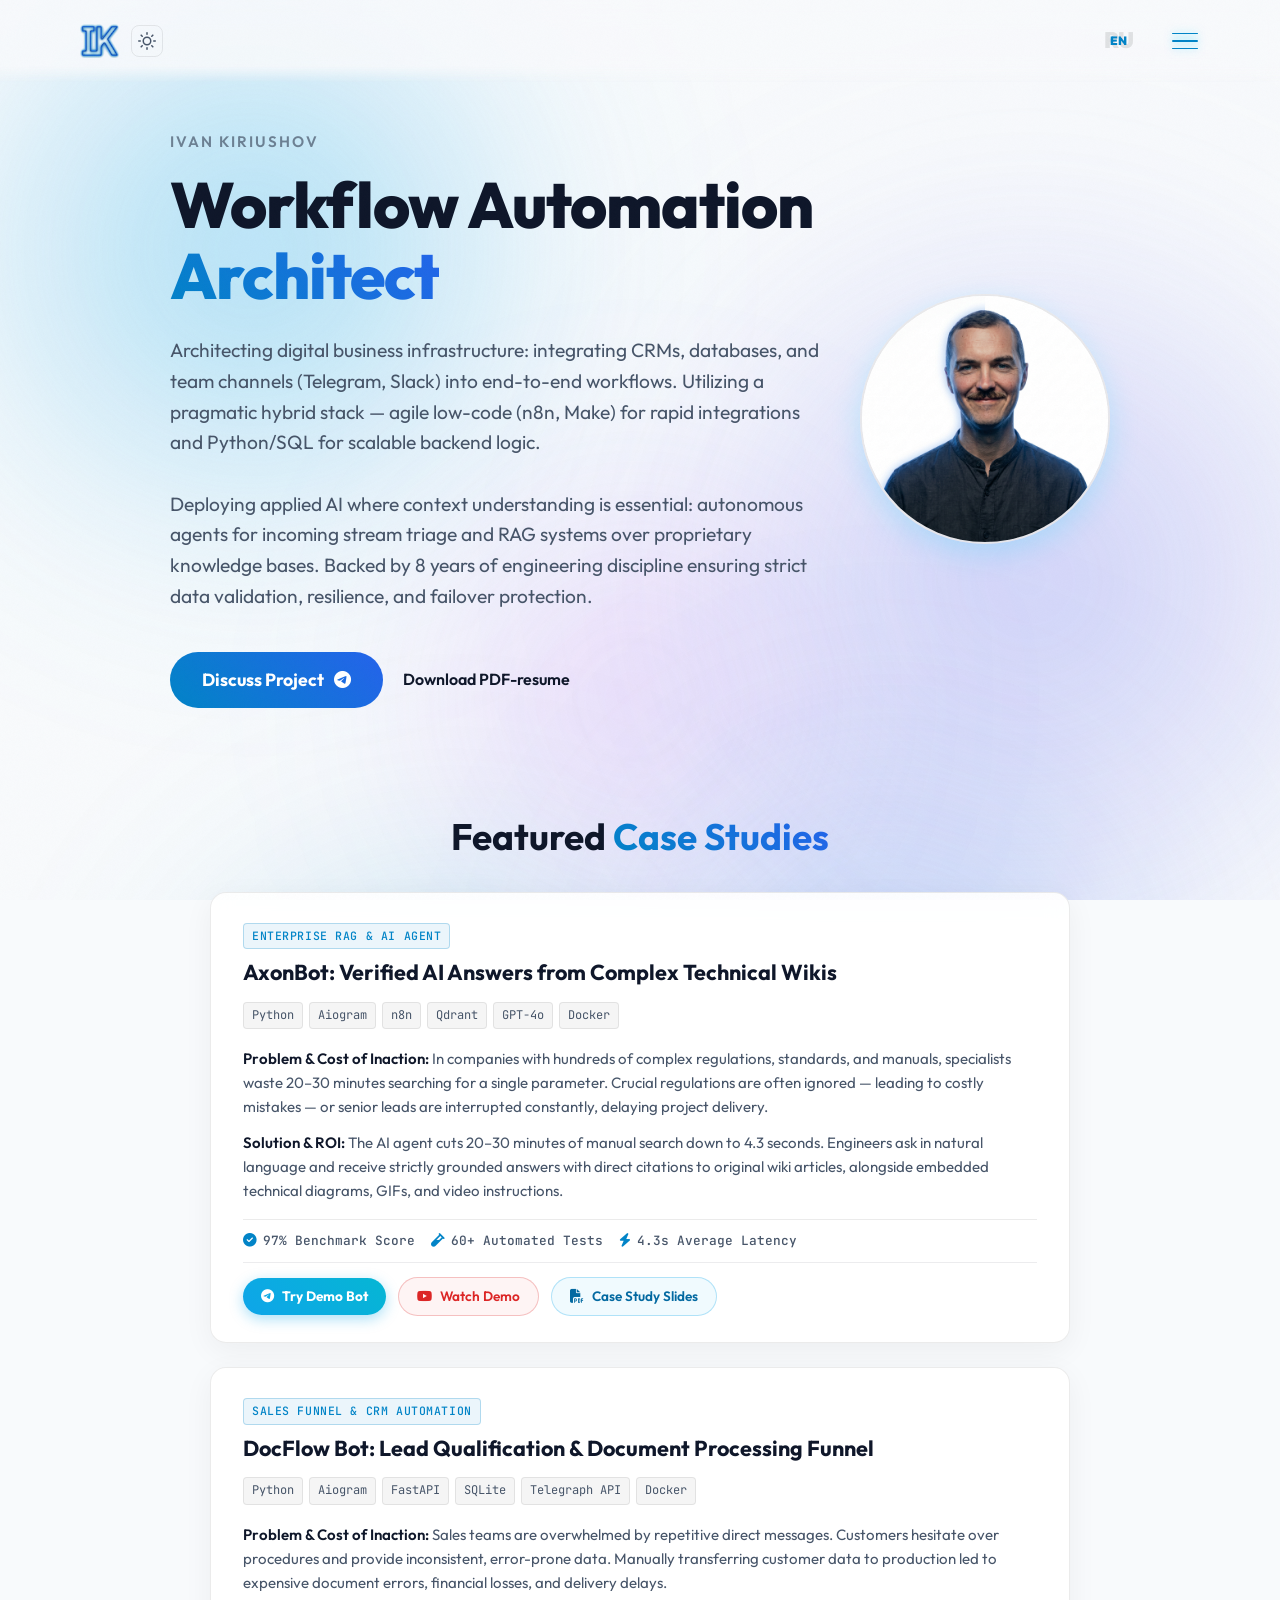
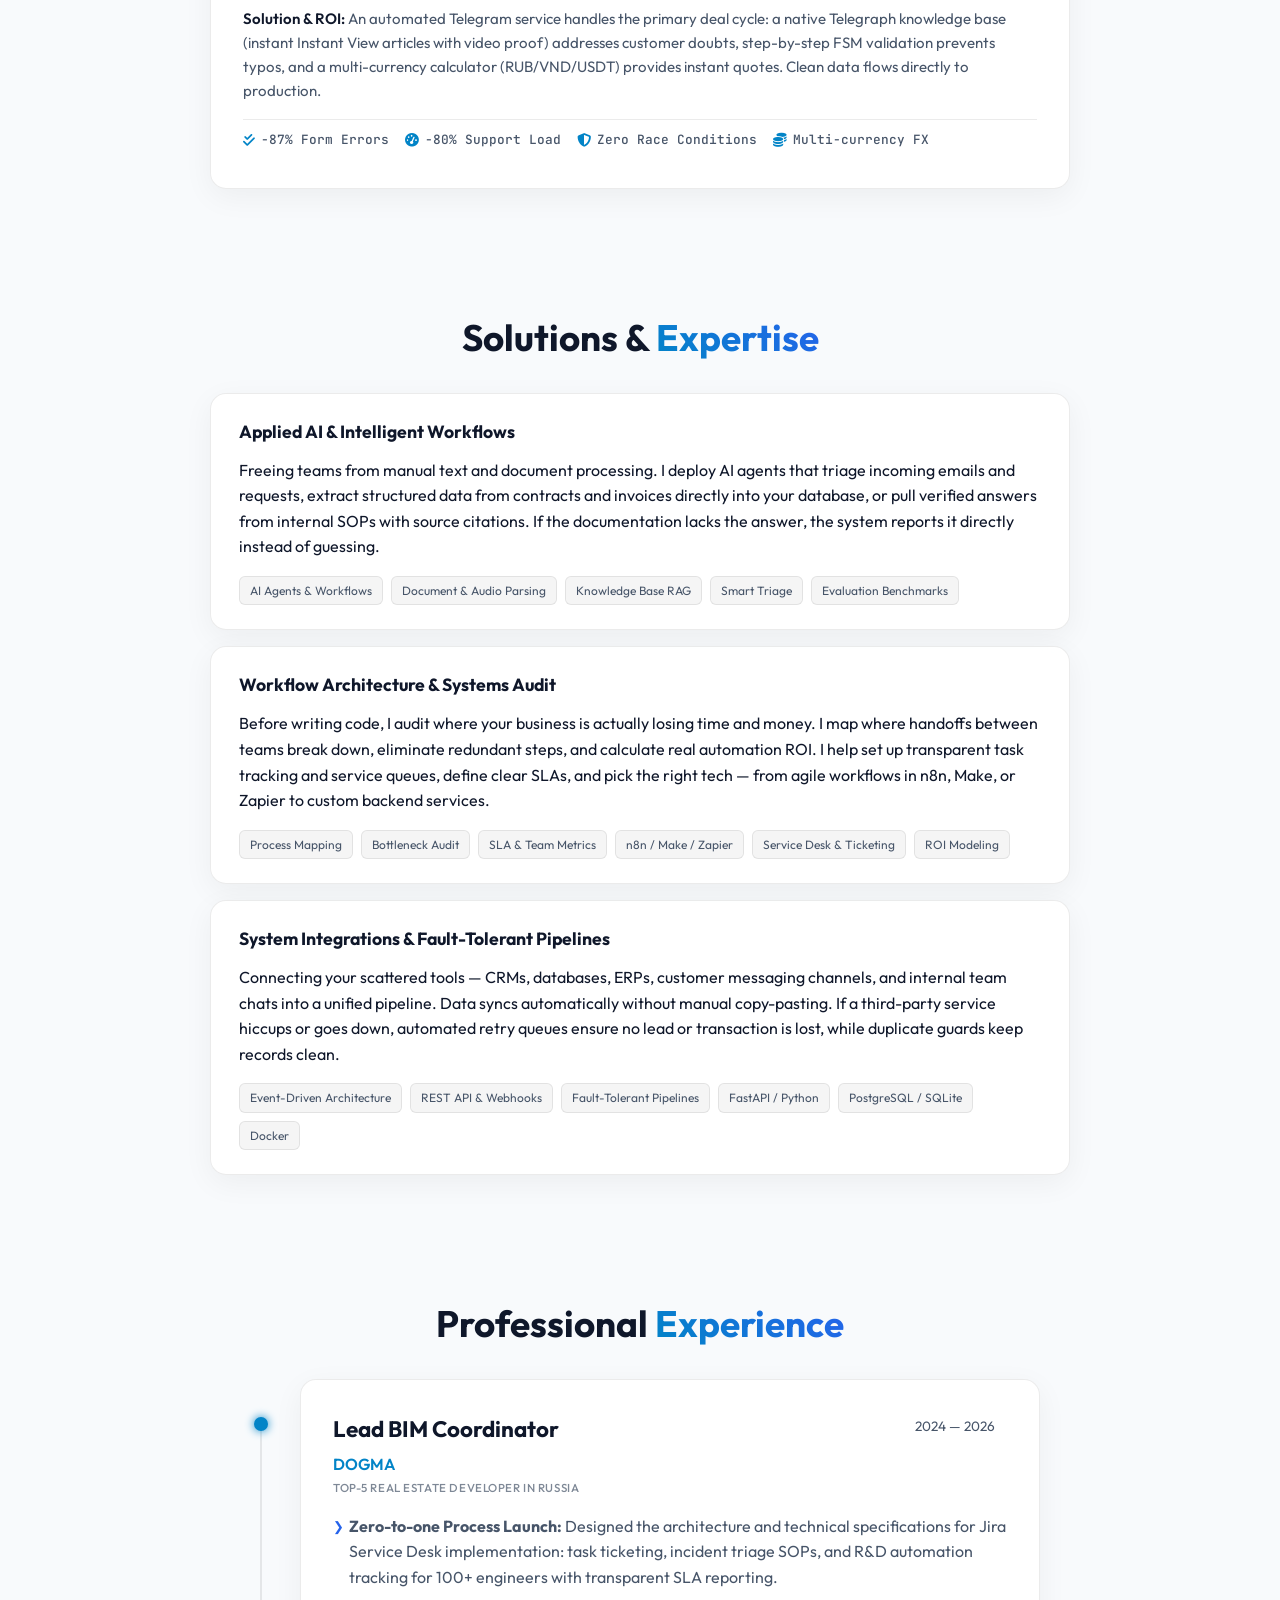
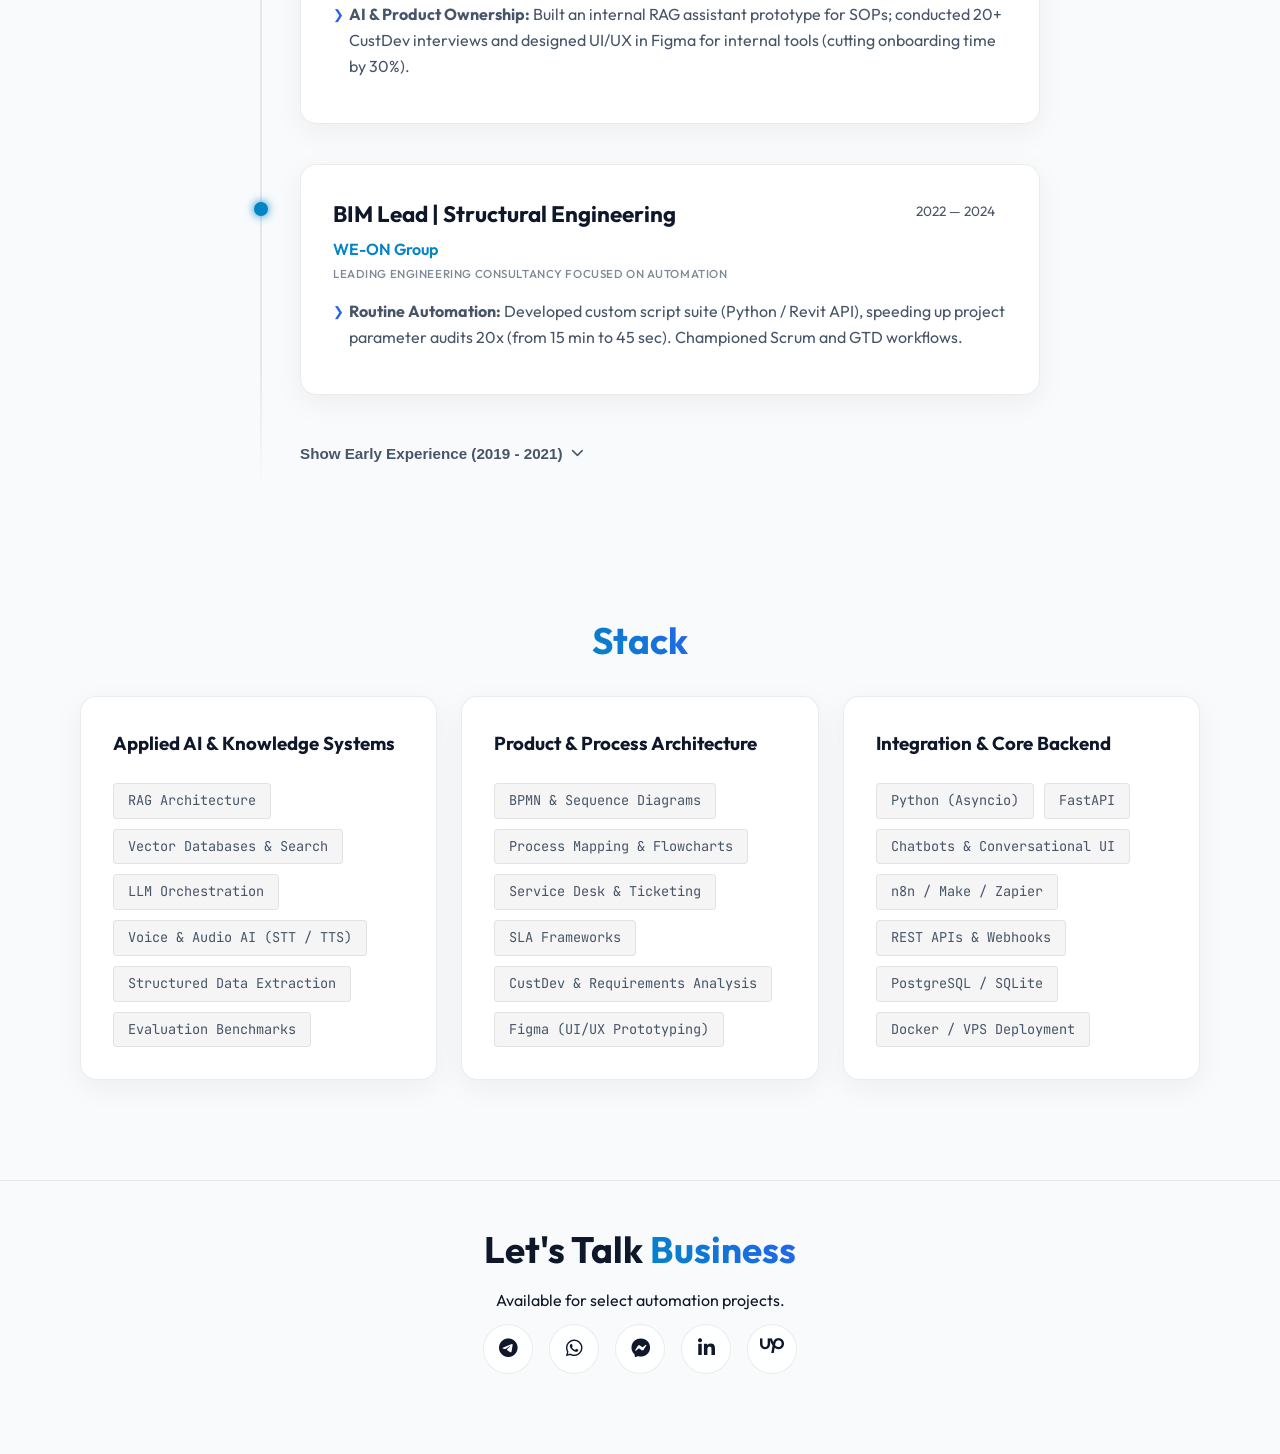
<file: index.html>
<!DOCTYPE html>
<html lang="en">

<head>
    <meta charset="UTF-8">
    <meta name="viewport" content="width=device-width, initial-scale=1.0, maximum-scale=1.0, user-scalable=no">
    <title>Ivan Kiriushov | Workflow Automation Architect</title>
    <meta name="description"
        content="Workflow Automation Architect. Transforming manual engineering tasks into scalable automation via Python, n8n, and custom bots.">
    <link rel="preconnect" href="https://fonts.googleapis.com">
    <link rel="preconnect" href="https://fonts.gstatic.com" crossorigin>
    <link
        href="https://fonts.googleapis.com/css2?family=Outfit:wght@300;400;600;800&family=JetBrains+Mono:wght@400;500&display=swap"
        rel="stylesheet">
    <link rel="stylesheet" href="https://cdnjs.cloudflare.com/ajax/libs/font-awesome/6.6.0/css/all.min.css">
    <link rel="stylesheet" href="style.css?v=11">
    <link rel="icon" type="image/png" href="favicon.png">
    <link rel="apple-touch-icon" href="apple-touch-icon.png">
</head>

<body>
    <div class="noise-overlay"></div>
    <!-- Фоновые градиентные пятна для Glassmorphism -->
    <div class="blob-wrapper">
        <div class="blob blob-1"></div>
        <div class="blob blob-2"></div>
        <div class="blob blob-3"></div>
        <div class="blob blob-4"></div>
        <div class="blob blob-5"></div>
    </div>

    <nav class="glass-nav">
        <div class="container nav-content">
            <div class="nav-left">
                <a href="#" class="logo">
                    <img src="logo.png?v=7" alt="IK Logo" class="logo-img logo-dark">
                    <img src="logo-light.png?v=7" alt="IK Logo" class="logo-img logo-light">
                </a>
                <button class="theme-toggle" id="theme-toggle" aria-label="Toggle theme">
                    <svg class="theme-icon-dark" width="16" height="16" viewBox="0 0 24 24" fill="none" stroke="currentColor" stroke-width="2" stroke-linecap="round" stroke-linejoin="round">
                        <path d="M21 12.79A9 9 0 1 1 11.21 3 7 7 0 0 0 21 12.79z"></path>
                    </svg>
                    <svg class="theme-icon-light" width="18" height="18" viewBox="0 0 24 24" fill="none" stroke="currentColor" stroke-width="2" stroke-linecap="round" stroke-linejoin="round">
                        <circle cx="12" cy="12" r="5"></circle>
                        <line x1="12" y1="1" x2="12" y2="3"></line>
                        <line x1="12" y1="21" x2="12" y2="23"></line>
                        <line x1="4.22" y1="4.22" x2="5.64" y2="5.64"></line>
                        <line x1="18.36" y1="18.36" x2="19.78" y2="19.78"></line>
                        <line x1="1" y1="12" x2="3" y2="12"></line>
                        <line x1="21" y1="12" x2="23" y2="12"></line>
                        <line x1="4.22" y1="19.78" x2="5.64" y2="18.36"></line>
                        <line x1="18.36" y1="5.64" x2="19.78" y2="4.22"></line>
                    </svg>
                </button>
            </div>

            <div class="nav-center">
                <!-- Status container removed for cleaner UX -->
            </div>
            <div class="nav-right">
                <a href="ru.html" class="lang-stack">
                    <span class="lang-bg">RU</span>
                    <span class="lang-fg">EN</span>
                </a>
                <!-- Burger Button -->
                <button class="menu-toggle" id="menu-toggle" aria-label="Menu">
                    <span></span>
                    <span></span>
                    <span></span>
                </button>
            </div>
        </div>
    </nav>

    <!-- Mobile Menu (Side Drawer) -->
    <div class="menu-dimmer" id="menu-dimmer"></div>
    <div class="mobile-drawer" id="mobile-drawer">
        <div class="drawer-header">
            <a href="ru.html?menu=active" class="lang-stack" style="margin-left: 10px;">
                <span class="lang-bg">RU</span>
                <span class="lang-fg">EN</span>
            </a>
            <button class="close-drawer" id="close-drawer" aria-label="Close">
                <i class="fas fa-times"></i>
            </button>
        </div>
        <div class="drawer-content">
            <ul class="drawer-nav">
                <li><a href="#projects">Projects</a></li>
                <li><a href="#services">Solutions</a></li>
                <li><a href="#experience">Experience</a></li>
                <li><a href="#skills">Stack</a></li>
            </ul>
            <div class="drawer-footer">
                <p>Contact me:</p>
                <div class="drawer-socials">
                    <a href="https://t.me/bimivan" target="_blank" class="glass-icon" title="Telegram" aria-label="Telegram"><i
                            class="fab fa-telegram-plane"></i></a>
                    <a href="https://wa.me/79959209584" target="_blank" class="glass-icon" title="WhatsApp" aria-label="WhatsApp"><i
                            class="fab fa-whatsapp"></i></a>
                    <a href="https://m.me/kiryvanya" target="_blank" class="glass-icon" title="Messenger" aria-label="Messenger"><i
                            class="fab fa-facebook-messenger"></i></a>
                    <a href="https://www.linkedin.com/in/ivan-kiriushov-4121ba403" target="_blank" class="glass-icon" title="LinkedIn" aria-label="LinkedIn"><i class="fab fa-linkedin-in"></i></a>
                    <a href="https://www.upwork.com/freelancers/~010f69036be68d81bb?mp_source=share" target="_blank" class="glass-icon" title="Upwork" aria-label="Upwork"><i class="fab fa-upwork"></i></a>
                </div>
            </div>
        </div>
    </div>

    <header id="home" class="hero">
        <div class="container hero-content fade-up">
            <div class="hero-text-block">
                <p class="hero-name-tag">Ivan Kiriushov</p>
                <h1>Workflow Automation <br><span class="accent">Architect</span></h1>
                <p class="subtitle" style="max-width: 650px;">
                    Architecting digital business infrastructure: integrating CRMs, databases, and team channels (Telegram, Slack) into end-to-end workflows. Utilizing a pragmatic hybrid stack — agile low-code (n8n, Make) for rapid integrations and Python/SQL for scalable backend logic.<br><br>
                    Deploying applied AI where context understanding is essential: autonomous agents for incoming stream triage and RAG systems over proprietary knowledge bases. Backed by 8 years of engineering discipline ensuring strict data validation, resilience, and failover protection.
                </p>
                <div class="hero-actions">
                    <a href="https://t.me/bimivan" target="_blank" class="btn btn-primary">Discuss Project <i
                            class="fab fa-telegram-plane"></i></a>
                    <a href="assets/Ivan_Kiriushov_Resume_EN.pdf" class="btn btn-secondary" download>Download
                        PDF-resume</a>
                </div>
            </div>

            <div class="hero-photo-block" style="position: relative;">
                <div class="glass-photo-wrapper"
                    style="width: 250px; height: 250px; border-radius: 50%; overflow: hidden; background: var(--glass-bg); border: 2px solid var(--glass-border); box-shadow: 0 10px 30px rgba(0, 210, 255, 0.2); position: relative; display: flex; align-items: center; justify-content: center;">
                    <img src="profile.png?v=2" alt="Ivan Kiriushov" class="profile-photo photo-dark" style="width: 100%; height: 100%; object-fit: cover;">
                    <img src="profile-light.png?v=2" alt="Ivan Kiriushov" class="profile-photo photo-light" onerror="this.src='profile.png?v=2'" style="width: 100%; height: 100%; object-fit: cover;">
                </div>
            </div>
        </div>
    </header>

    <section id="projects" class="projects section-pad">
        <div class="container">
            <h2 class="section-title text-center fade-up">Featured <span class="accent">Case Studies</span></h2>
            <div class="projects-list fade-up">

                <!-- AxonBot -->
                <div class="project-card glass-card">
                    <div class="project-header">
                        <div class="project-meta">
                            <span class="project-badge">Enterprise RAG & AI Agent</span>
                            <h3 class="project-title">AxonBot: Verified AI Answers from Complex Technical Wikis</h3>
                        </div>
                        <div class="project-stack">
                            <span>Python</span>
                            <span>Aiogram</span>
                            <span>n8n</span>
                            <span>Qdrant</span>
                            <span>GPT-4o</span>
                            <span>Docker</span>
                        </div>
                    </div>
                    <div class="project-body">
                        <div class="project-block">
                            <strong>Problem & Cost of Inaction:</strong> In companies with hundreds of complex regulations, standards, and manuals, specialists waste 20–30 minutes searching for a single parameter. Crucial regulations are often ignored — leading to costly mistakes — or senior leads are interrupted constantly, delaying project delivery.
                        </div>
                        <div class="project-block">
                            <strong>Solution & ROI:</strong> The AI agent cuts 20–30 minutes of manual search down to 4.3 seconds. Engineers ask in natural language and receive strictly grounded answers with direct citations to original wiki articles, alongside embedded technical diagrams, GIFs, and video instructions.
                        </div>
                        <div class="project-metrics-row">
                            <div class="project-metric-chip"><i class="fas fa-check-circle"></i> 97% Benchmark Score</div>
                            <div class="project-metric-chip"><i class="fas fa-vial"></i> 60+ Automated Tests</div>
                            <div class="project-metric-chip"><i class="fas fa-bolt"></i> 4.3s Average Latency</div>
                        </div>
                        <div class="project-actions">
                            <a href="https://t.me/bim_axonbot?start=landing" target="_blank" rel="noopener noreferrer" class="btn-project-action btn-action-telegram">
                                <i class="fab fa-telegram-plane"></i> Try Demo Bot
                            </a>
                            <a href="https://youtu.be/70uFZETkw-g" target="_blank" rel="noopener noreferrer" class="btn-project-action btn-action-youtube">
                                <i class="fab fa-youtube"></i> Watch Demo
                            </a>
                            <a href="assets/AxonBot_Landing.pdf" target="_blank" class="btn-project-action btn-action-pdf">
                                <i class="fas fa-file-pdf"></i> Case Study Slides
                            </a>
                        </div>
                    </div>
                </div>

                <!-- DocFlow CRM Bot -->
                <div class="project-card glass-card">
                    <div class="project-header">
                        <div class="project-meta">
                            <span class="project-badge">Sales Funnel & CRM Automation</span>
                            <h3 class="project-title">DocFlow Bot: Lead Qualification & Document Processing Funnel</h3>
                        </div>
                        <div class="project-stack">
                            <span>Python</span>
                            <span>Aiogram</span>
                            <span>FastAPI</span>
                            <span>SQLite</span>
                            <span>Telegraph API</span>
                            <span>Docker</span>
                        </div>
                    </div>
                    <div class="project-body">
                        <div class="project-block">
                            <strong>Problem & Cost of Inaction:</strong> Sales teams are overwhelmed by repetitive direct messages. Customers hesitate over procedures and provide inconsistent, error-prone data. Manually transferring customer data to production led to expensive document errors, financial losses, and delivery delays.
                        </div>
                        <div class="project-block">
                            <strong>Solution & ROI:</strong> An automated Telegram service handles the primary deal cycle: a native Telegraph knowledge base (instant Instant View articles with video proof) addresses customer doubts, step-by-step FSM validation prevents typos, and a multi-currency calculator (RUB/VND/USDT) provides instant quotes. Clean data flows directly to production.
                        </div>
                        <div class="project-metrics-row">
                            <div class="project-metric-chip"><i class="fas fa-check-double"></i> -87% Form Errors</div>
                            <div class="project-metric-chip"><i class="fas fa-tachometer-alt"></i> -80% Support Load</div>
                            <div class="project-metric-chip"><i class="fas fa-shield-alt"></i> Zero Race Conditions</div>
                            <div class="project-metric-chip"><i class="fas fa-coins"></i> Multi-currency FX</div>
                        </div>
                    </div>
                </div>

            </div>
        </div>
    </section>

    <section id="services" class="services section-pad">
        <div class="container">
            <h2 class="section-title text-center fade-up">Solutions & <span class="accent">Expertise</span></h2>
            <div class="services-list fade-up">

                <div class="service-card glass-card">
                    <div class="service-card-header">
                        <span class="service-title">Applied AI & Intelligent Workflows</span>
                    </div>
                    <div class="service-card-body">
                        <p>Freeing teams from manual text and document processing. I deploy AI agents that triage incoming emails and requests, extract structured data from contracts and invoices directly into your database, or pull verified answers from internal SOPs with source citations. If the documentation lacks the answer, the system reports it directly instead of guessing.</p>
                        <div class="service-tags">
                            <span>AI Agents & Workflows</span>
                            <span>Document & Audio Parsing</span>
                            <span>Knowledge Base RAG</span>
                            <span>Smart Triage</span>
                            <span>Evaluation Benchmarks</span>
                        </div>
                    </div>
                </div>

                <div class="service-card glass-card">
                    <div class="service-card-header">
                        <span class="service-title">Workflow Architecture & Systems Audit</span>
                    </div>
                    <div class="service-card-body">
                        <p>Before writing code, I audit where your business is actually losing time and money. I map where handoffs between teams break down, eliminate redundant steps, and calculate real automation ROI. I help set up transparent task tracking and service queues, define clear SLAs, and pick the right tech — from agile workflows in n8n, Make, or Zapier to custom backend services.</p>
                        <div class="service-tags">
                            <span>Process Mapping</span>
                            <span>Bottleneck Audit</span>
                            <span>SLA & Team Metrics</span>
                            <span>n8n / Make / Zapier</span>
                            <span>Service Desk & Ticketing</span>
                            <span>ROI Modeling</span>
                        </div>
                    </div>
                </div>

                <div class="service-card glass-card">
                    <div class="service-card-header">
                        <span class="service-title">System Integrations & Fault-Tolerant Pipelines</span>
                    </div>
                    <div class="service-card-body">
                        <p>Connecting your scattered tools — CRMs, databases, ERPs, customer messaging channels, and internal team chats into a unified pipeline. Data syncs automatically without manual copy-pasting. If a third-party service hiccups or goes down, automated retry queues ensure no lead or transaction is lost, while duplicate guards keep records clean.</p>
                        <div class="service-tags">
                            <span>Event-Driven Architecture</span>
                            <span>REST API & Webhooks</span>
                            <span>Fault-Tolerant Pipelines</span>
                            <span>FastAPI / Python</span>
                            <span>PostgreSQL / SQLite</span>
                            <span>Docker</span>
                        </div>
                    </div>
                </div>

            </div>
        </div>
    </section>

    <section id="experience" class="experience section-pad">
        <div class="container">
            <h2 class="section-title text-center fade-up">Professional <span class="accent">Experience</span></h2>

            <div class="timeline">
                <div class="timeline-item fade-up">
                    <div class="timeline-dot"></div>
                    <div class="glass-card timeline-content">
                        <div class="job-header">
                            <div>
                                <h3>Lead BIM Coordinator</h3>
                                <div class="company">DOGMA</div>
                                <span class="company-tagline">Top-5 Real Estate Developer in Russia</span>
                            </div>
                            <div class="period">2024 — 2026</div>
                        </div>
                        <ul class="job-details">
                            <li><strong>Zero-to-one Process Launch:</strong> Designed the architecture and technical specifications for Jira Service Desk implementation: task ticketing, incident triage SOPs, and R&D automation tracking for 100+ engineers with transparent SLA reporting.</li>
                            <li><strong>AI & Product Ownership:</strong> Built an internal RAG assistant prototype for SOPs; conducted 20+ CustDev interviews and designed UI/UX in Figma for internal tools (cutting onboarding time by 30%).</li>
                        </ul>
                    </div>
                </div>

                <div class="timeline-item fade-up">
                    <div class="timeline-dot"></div>
                    <div class="glass-card timeline-content">
                        <div class="job-header">
                            <div>
                                <h3>BIM Lead | Structural Engineering</h3>
                                <div class="company">WE-ON Group</div>
                                <span class="company-tagline">Leading engineering consultancy focused on automation</span>
                            </div>
                            <div class="period">2022 — 2024</div>
                        </div>
                        <ul class="job-details">
                            <li><strong>Routine Automation:</strong> Developed custom script suite (Python / Revit API), speeding up project parameter audits 20x (from 15 min to 45 sec). Championed Scrum and GTD workflows.</li>
                        </ul>
                    </div>
                </div>

                <div class="exp-accordion">
                    <button class="exp-header">
                        <span>Show Early Experience (2019 - 2021)</span>
                        <i class="fas fa-chevron-down exp-chevron"></i>
                    </button>
                    <div class="exp-body">
                        <div class="exp-content">
                            <!-- Severin Development -->
                            <div class="timeline-item" style="margin-bottom: 0;">
                                <div class="timeline-dot" style="z-index: 2;"></div>
                                <div class="glass-card timeline-content">
                                    <div class="job-header">
                                        <div>
                                            <h3>BIM Coordinator / Project Tech Lead</h3>
                                            <div class="company">Severin Development</div>
                                            <span class="company-tagline">Engineering innovation hub and cradle of Signal ecosystem</span>
                                        </div>
                                        <div class="period">2020 — 2021</div>
                                    </div>
                                    <ul class="job-details">
                                        <li><strong>74-story Moscow-City Tower:</strong> Aligned LOD/LOI model requirements with executive stakeholders. Established Scan-to-BIM point cloud reconstruction pipeline.</li>
                                        <li><strong>R&D & Team Leadership:</strong> Researched digital twin facility management models for post-commissioning operations. Conducted technical interviews and built the delivery team.</li>
                                    </ul>
                                </div>
                            </div>

                            <!-- MK3 Engineering -->
                            <div class="timeline-item" style="margin-bottom: 0; margin-top: 24px;">
                                <div class="timeline-dot" style="z-index: 2;"></div>
                                <div class="glass-card timeline-content">
                                    <div class="job-header">
                                        <div>
                                            <h3>BIM Coordinator</h3>
                                            <div class="company">MK3 Engineering</div>
                                            <span class="company-tagline">Award-winning industrial & high-LOD design
                                                experts</span>
                                        </div>
                                        <div class="period">2019 — 2020</div>
                                    </div>
                                    <ul class="job-details">
                                        <li><strong>Recognition:</strong> Industrial project won <strong>2nd
                                                place</strong> in the All-Russian BIM Technology Competition 2020.</li>
                                        <li><strong>Quality Control:</strong> Optimized clash detection algorithms,
                                            reducing design errors by 30% through automated reporting.</li>
                                    </ul>
                                </div>
                            </div>
                        </div>
                    </div>
                </div>
            </div>
        </div>
    </section>

    <section id="skills" class="skills section-pad">
        <div class="container fade-up">
            <h2 class="section-title text-center"><span class="accent">Stack</span></h2>
            <div class="skills-grid">
                <!-- Applied AI -->
                <div class="glass-card skill-category">
                    <h3>Applied AI & Knowledge Systems</h3>
                    <div class="skill-tags">
                        <span>RAG Architecture</span>
                        <span>Vector Databases & Search</span>
                        <span>LLM Orchestration</span>
                        <span>Voice & Audio AI (STT / TTS)</span>
                        <span>Structured Data Extraction</span>
                        <span>Evaluation Benchmarks</span>
                    </div>
                </div>
                <!-- Process & Systems Architecture -->
                <div class="glass-card skill-category">
                    <h3>Product & Process Architecture</h3>
                    <div class="skill-tags">
                        <span>BPMN & Sequence Diagrams</span>
                        <span>Process Mapping & Flowcharts</span>
                        <span>Service Desk & Ticketing</span>
                        <span>SLA Frameworks</span>
                        <span>CustDev & Requirements Analysis</span>
                        <span>Figma (UI/UX Prototyping)</span>
                    </div>
                </div>
                <!-- Integration & Backend -->
                <div class="glass-card skill-category">
                    <h3>Integration & Core Backend</h3>
                    <div class="skill-tags">
                        <span>Python (Asyncio)</span>
                        <span>FastAPI</span>
                        <span>Chatbots & Conversational UI</span>
                        <span>n8n / Make / Zapier</span>
                        <span>REST APIs & Webhooks</span>
                        <span>PostgreSQL / SQLite</span>
                        <span>Docker / VPS Deployment</span>
                    </div>
                </div>
            </div>
        </div>
    </section>


    <footer class="footer">
        <div class="container footer-content fade-up">
            <div class="footer-cta">
                <h2>Let's Talk <span class="accent">Business</span></h2>
                <p>Available for select automation projects.</p>
            </div>
            <div class="social-links">
                <a href="https://t.me/bimivan" target="_blank" class="glass-icon" title="Telegram" aria-label="Telegram"><i
                        class="fab fa-telegram-plane"></i></a>
                <a href="https://wa.me/79959209584" target="_blank" class="glass-icon" title="WhatsApp" aria-label="WhatsApp"><i
                        class="fab fa-whatsapp"></i></a>
                <a href="https://m.me/kiryvanya" target="_blank" class="glass-icon" title="Messenger" aria-label="Messenger"><i
                        class="fab fa-facebook-messenger"></i></a>
                <a href="https://www.linkedin.com/in/ivan-kiriushov-4121ba403" target="_blank" class="glass-icon" title="LinkedIn" aria-label="LinkedIn"><i class="fab fa-linkedin-in"></i></a>
                <a href="https://www.upwork.com/freelancers/~010f69036be68d81bb?mp_source=share" target="_blank" class="glass-icon" title="Upwork" aria-label="Upwork"><i class="fab fa-upwork"></i></a>
            </div>
        </div>
    </footer>


    <script src="app.js?v=2"></script>
</body>

</html>
</file>
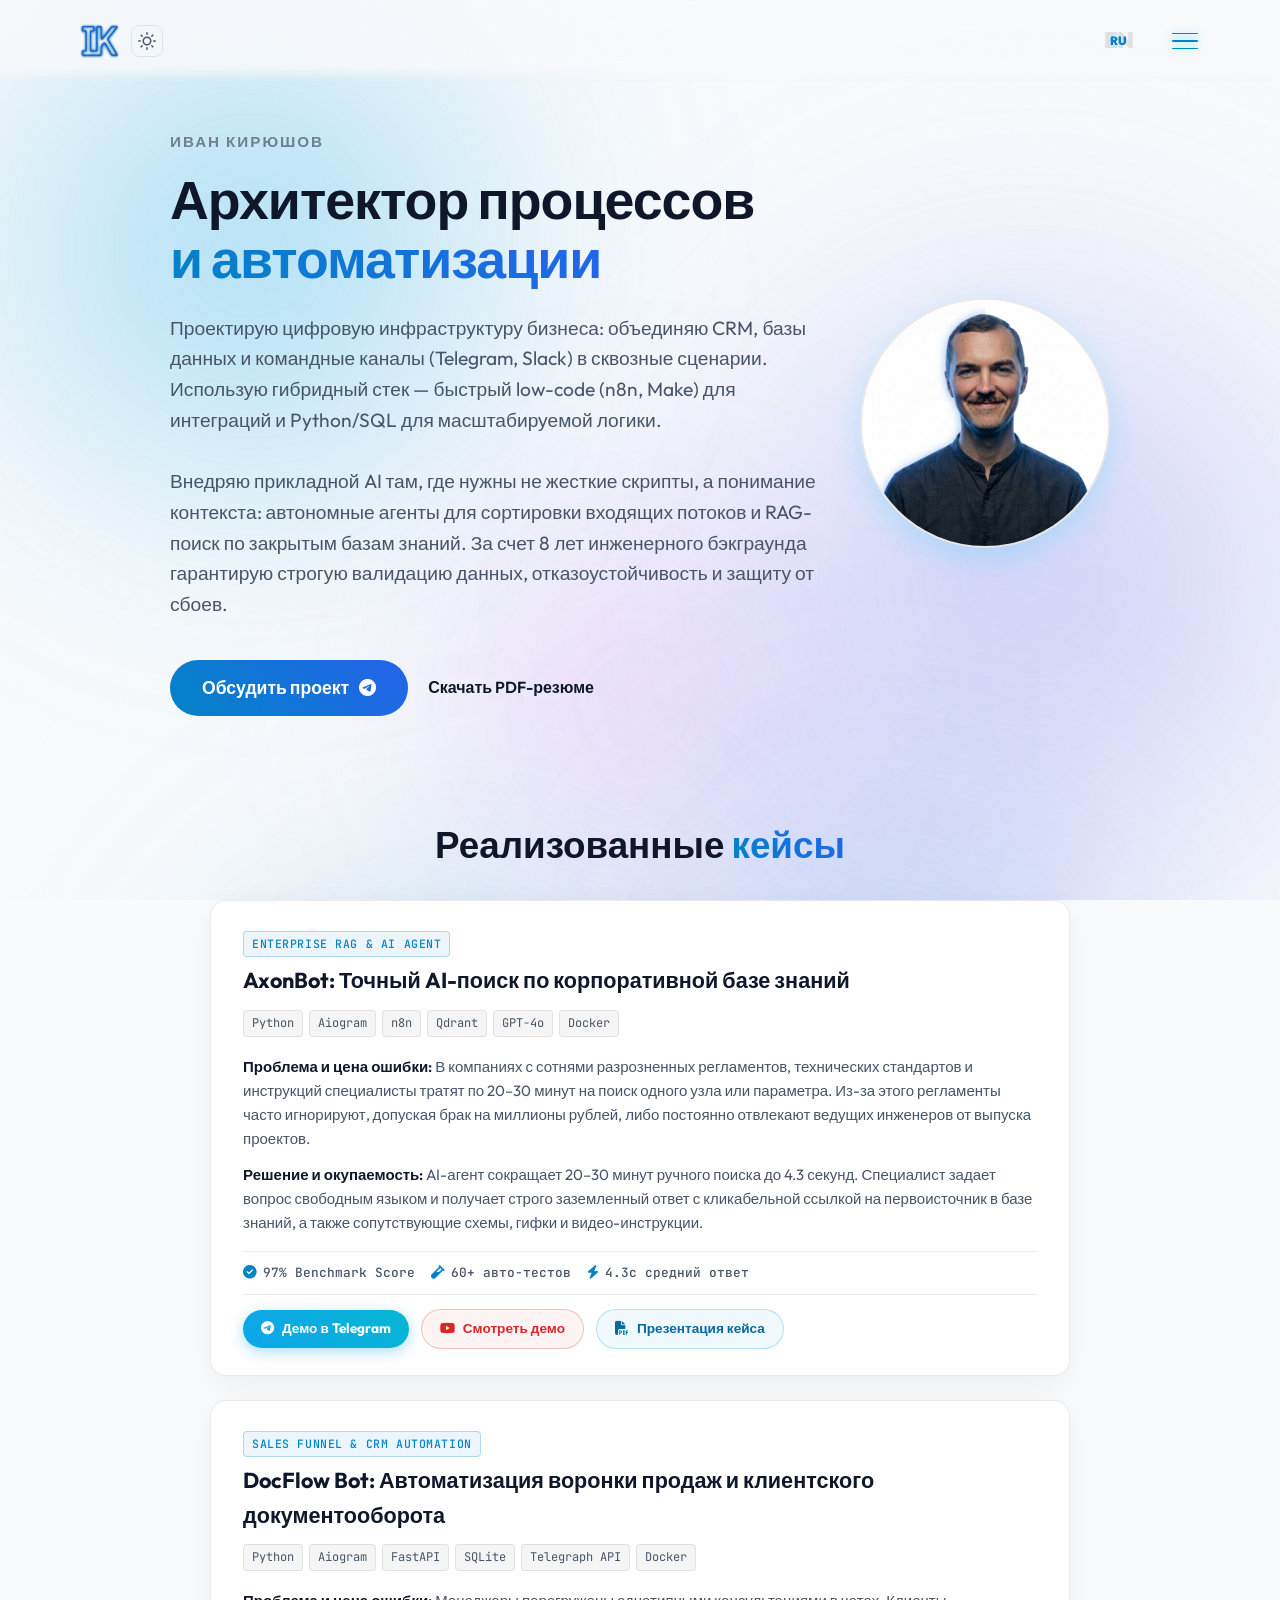
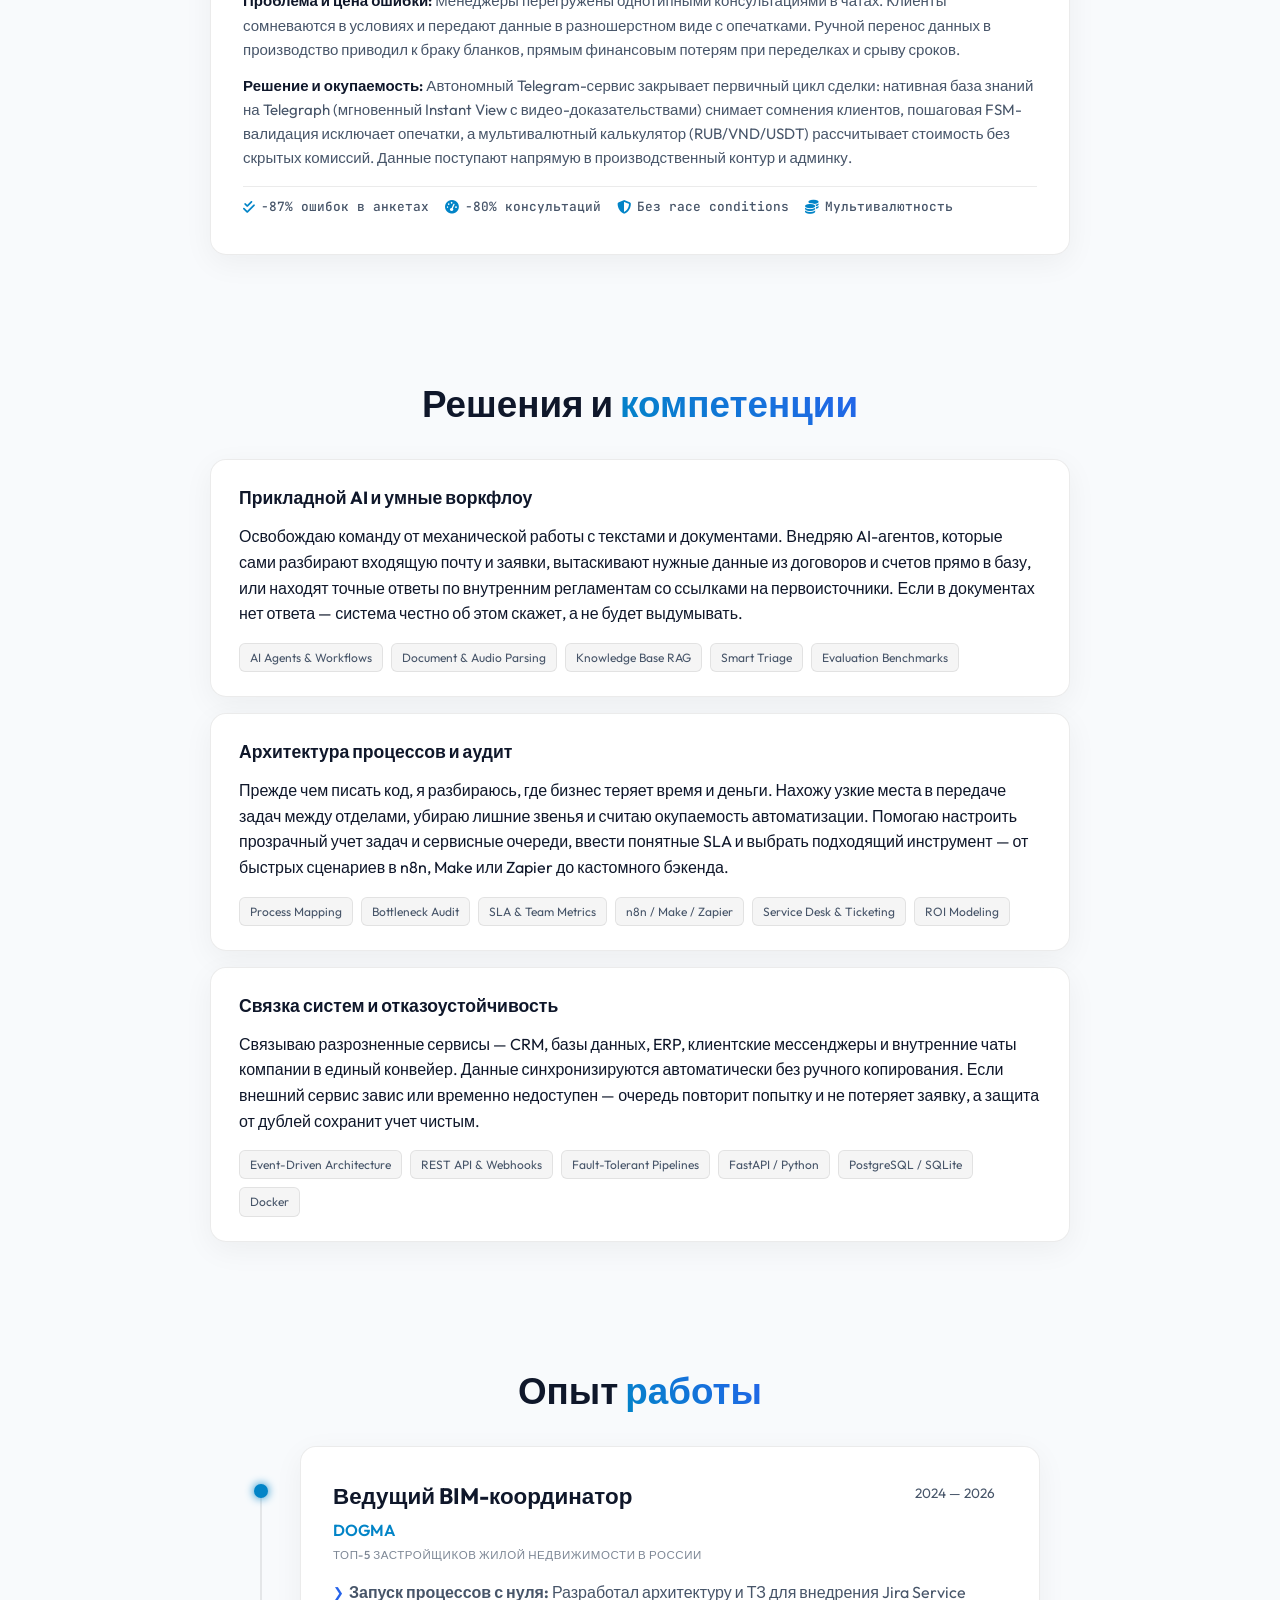
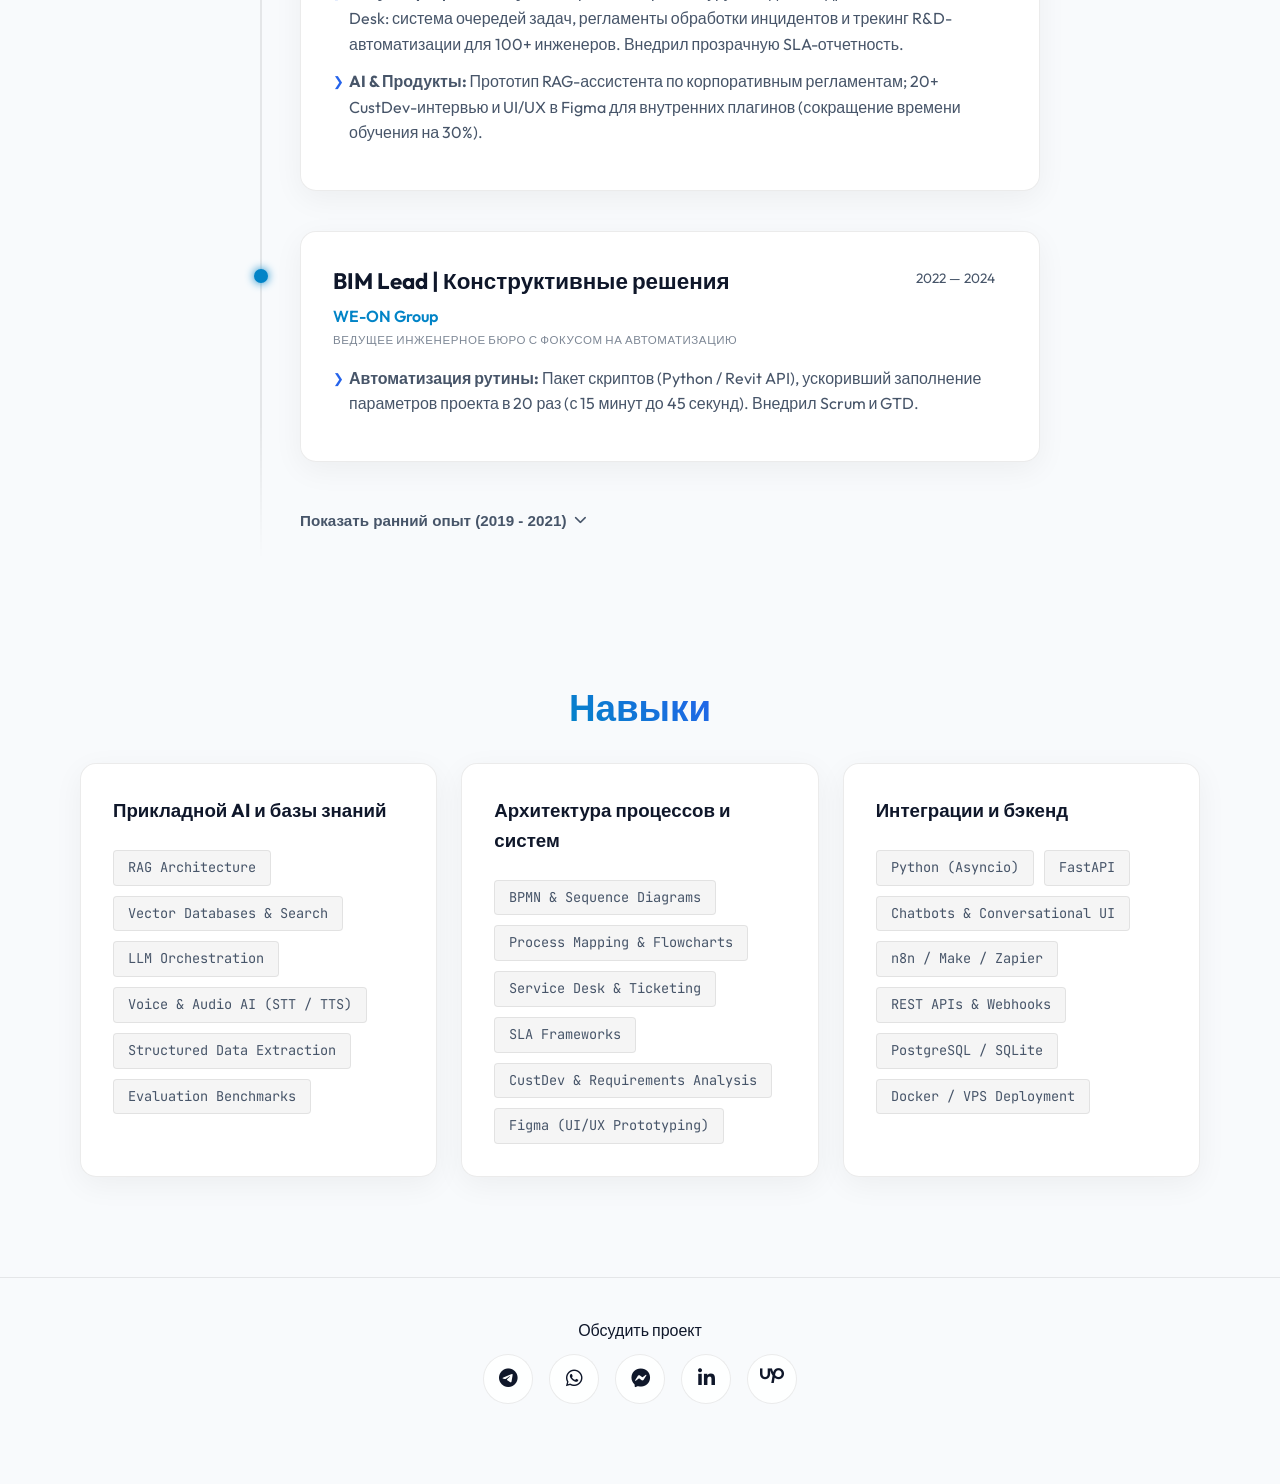
<file: ru.html>
<!DOCTYPE html>
<html lang="ru">

<head>
    <meta charset="UTF-8">
    <meta name="viewport" content="width=device-width, initial-scale=1.0, maximum-scale=1.0, user-scalable=no">
    <title>Иван Кирюшов | Архитектор процессов и автоматизации</title>
    <meta name="description"
        content="Архитектор процессов и автоматизации. Превращаю рутину в системную автоматизацию данных через Python, n8n и кастомных ботов.">
    <link rel="preconnect" href="https://fonts.googleapis.com">
    <link rel="preconnect" href="https://fonts.gstatic.com" crossorigin>
    <link
        href="https://fonts.googleapis.com/css2?family=Outfit:wght@300;400;600;800&family=JetBrains+Mono:wght@400;500&display=swap"
        rel="stylesheet">
    <link rel="stylesheet" href="https://cdnjs.cloudflare.com/ajax/libs/font-awesome/6.6.0/css/all.min.css">
    <link rel="stylesheet" href="style.css?v=11">
    <link rel="icon" type="image/png" href="favicon.png">
    <link rel="apple-touch-icon" href="apple-touch-icon.png">
</head>

<body>
    <div class="noise-overlay"></div>
    <!-- Фоновые градиентные пятна для Glassmorphism -->
    <div class="blob-wrapper">
        <div class="blob blob-1"></div>
        <div class="blob blob-2"></div>
        <div class="blob blob-3"></div>
        <div class="blob blob-4"></div>
        <div class="blob blob-5"></div>
    </div>

    <nav class="glass-nav">
        <div class="container nav-content">
            <div class="nav-left">
                <a href="#" class="logo">
                    <img src="logo.png?v=7" alt="IK Logo" class="logo-img logo-dark">
                    <img src="logo-light.png?v=7" alt="IK Logo" class="logo-img logo-light">
                </a>
                <button class="theme-toggle" id="theme-toggle" aria-label="Сменить тему">
                    <svg class="theme-icon-dark" width="16" height="16" viewBox="0 0 24 24" fill="none" stroke="currentColor" stroke-width="2" stroke-linecap="round" stroke-linejoin="round">
                        <path d="M21 12.79A9 9 0 1 1 11.21 3 7 7 0 0 0 21 12.79z"></path>
                    </svg>
                    <svg class="theme-icon-light" width="18" height="18" viewBox="0 0 24 24" fill="none" stroke="currentColor" stroke-width="2" stroke-linecap="round" stroke-linejoin="round">
                        <circle cx="12" cy="12" r="5"></circle>
                        <line x1="12" y1="1" x2="12" y2="3"></line>
                        <line x1="12" y1="21" x2="12" y2="23"></line>
                        <line x1="4.22" y1="4.22" x2="5.64" y2="5.64"></line>
                        <line x1="18.36" y1="18.36" x2="19.78" y2="19.78"></line>
                        <line x1="1" y1="12" x2="3" y2="12"></line>
                        <line x1="21" y1="12" x2="23" y2="12"></line>
                        <line x1="4.22" y1="19.78" x2="5.64" y2="18.36"></line>
                        <line x1="18.36" y1="5.64" x2="19.78" y2="4.22"></line>
                    </svg>
                </button>
            </div>

            <div class="nav-center">
                <!-- Status container removed for cleaner UX -->
            </div>
            <div class="nav-right">
                <a href="index.html" class="lang-stack">
                    <span class="lang-bg">EN</span>
                    <span class="lang-fg">RU</span>
                </a>
                <!-- Бургер-кнопка -->
                <button class="menu-toggle" id="menu-toggle" aria-label="Menu">
                    <span></span>
                    <span></span>
                    <span></span>
                </button>
            </div>
        </div>
    </nav>

    <!-- Мобильное меню (Боковая панель) -->
    <div class="menu-dimmer" id="menu-dimmer"></div>
    <div class="mobile-drawer" id="mobile-drawer">
        <div class="drawer-header">
            <a href="index.html?menu=active" class="lang-stack" style="margin-left: 10px;">
                <span class="lang-bg">EN</span>
                <span class="lang-fg">RU</span>
            </a>
            <button class="close-drawer" id="close-drawer" aria-label="Close">
                <i class="fas fa-times"></i>
            </button>
        </div>
        <div class="drawer-content">
            <ul class="drawer-nav">
                <li><a href="#projects">Кейсы</a></li>
                <li><a href="#services">Решения</a></li>
                <li><a href="#experience">Опыт</a></li>
                <li><a href="#skills">Навыки</a></li>
            </ul>
            <div class="drawer-footer">
                <p>Связаться:</p>
                <div class="drawer-socials">
                    <a href="https://t.me/bimivan" target="_blank" class="glass-icon" title="Telegram" aria-label="Telegram"><i
                            class="fab fa-telegram-plane"></i></a>
                    <a href="https://wa.me/79959209584" target="_blank" class="glass-icon" title="WhatsApp" aria-label="WhatsApp"><i
                            class="fab fa-whatsapp"></i></a>
                    <a href="https://m.me/kiryvanya" target="_blank" class="glass-icon" title="Messenger" aria-label="Messenger"><i
                            class="fab fa-facebook-messenger"></i></a>
                    <a href="https://www.linkedin.com/in/ivan-kiriushov-4121ba403" target="_blank" class="glass-icon" title="LinkedIn" aria-label="LinkedIn"><i class="fab fa-linkedin-in"></i></a>
                    <a href="https://www.upwork.com/freelancers/~010f69036be68d81bb?mp_source=share" target="_blank" class="glass-icon" title="Upwork" aria-label="Upwork"><i class="fab fa-upwork"></i></a>
                </div>
            </div>
        </div>
    </div>

    <header id="home" class="hero">
        <div class="container hero-content fade-up">
            <div class="hero-text-block">
                <p class="hero-name-tag">Иван Кирюшов</p>
                <h1>Архитектор процессов <br><span class="accent">и автоматизации</span></h1>
                <p class="subtitle" style="max-width: 650px;">
                    Проектирую цифровую инфраструктуру бизнеса: объединяю CRM, базы данных и командные каналы (Telegram, Slack) в сквозные сценарии. Использую гибридный стек — быстрый low-code (n8n, Make) для интеграций и Python/SQL для масштабируемой логики.<br><br>
                    Внедряю прикладной AI там, где нужны не жесткие скрипты, а понимание контекста: автономные агенты для сортировки входящих потоков и RAG-поиск по закрытым базам знаний. За счет 8 лет инженерного бэкграунда гарантирую строгую валидацию данных, отказоустойчивость и защиту от сбоев.
                </p>
                <div class="hero-actions">
                    <a href="https://t.me/bimivan" target="_blank" class="btn btn-primary">Обсудить проект <i
                            class="fab fa-telegram-plane"></i></a>
                    <a href="assets/Ivan_Kiriushov_Resume_RU.pdf" class="btn btn-secondary" download>Скачать
                        PDF-резюме</a>
                </div>
            </div>

            <div class="hero-photo-block" style="position: relative;">
                <div class="glass-photo-wrapper"
                    style="width: 250px; height: 250px; border-radius: 50%; overflow: hidden; background: var(--glass-bg); border: 2px solid var(--glass-border); box-shadow: 0 10px 30px rgba(0, 210, 255, 0.2); position: relative; display: flex; align-items: center; justify-content: center;">
                    <img src="profile.png?v=2" alt="Иван Кирюшов" class="profile-photo photo-dark" style="width: 100%; height: 100%; object-fit: cover;">
                    <img src="profile-light.png?v=2" alt="Иван Кирюшов" class="profile-photo photo-light" onerror="this.src='profile.png?v=2'" style="width: 100%; height: 100%; object-fit: cover;">
                </div>
            </div>
        </div>
    </header>

    <section id="projects" class="projects section-pad">
        <div class="container">
            <h2 class="section-title text-center fade-up">Реализованные <span class="accent">кейсы</span></h2>
            <div class="projects-list fade-up">

                <!-- AxonBot -->
                <div class="project-card glass-card">
                    <div class="project-header">
                        <div class="project-meta">
                            <span class="project-badge">Enterprise RAG & AI Agent</span>
                            <h3 class="project-title">AxonBot: Точный AI-поиск по корпоративной базе знаний</h3>
                        </div>
                        <div class="project-stack">
                            <span>Python</span>
                            <span>Aiogram</span>
                            <span>n8n</span>
                            <span>Qdrant</span>
                            <span>GPT-4o</span>
                            <span>Docker</span>
                        </div>
                    </div>
                    <div class="project-body">
                        <div class="project-block">
                            <strong>Проблема и цена ошибки:</strong> В компаниях с сотнями разрозненных регламентов, технических стандартов и инструкций специалисты тратят по 20–30 минут на поиск одного узла или параметра. Из-за этого регламенты часто игнорируют, допуская брак на миллионы рублей, либо постоянно отвлекают ведущих инженеров от выпуска проектов.
                        </div>
                        <div class="project-block">
                            <strong>Решение и окупаемость:</strong> AI-агент сокращает 20–30 минут ручного поиска до 4.3 секунд. Специалист задает вопрос свободным языком и получает строго заземленный ответ с кликабельной ссылкой на первоисточник в базе знаний, а также сопутствующие схемы, гифки и видео-инструкции.
                        </div>
                        <div class="project-metrics-row">
                            <div class="project-metric-chip"><i class="fas fa-check-circle"></i> 97% Benchmark Score</div>
                            <div class="project-metric-chip"><i class="fas fa-vial"></i> 60+ авто-тестов</div>
                            <div class="project-metric-chip"><i class="fas fa-bolt"></i> 4.3с средний ответ</div>
                        </div>
                        <div class="project-actions">
                            <a href="https://t.me/bim_axonbot?start=landing_ru" target="_blank" rel="noopener noreferrer" class="btn-project-action btn-action-telegram">
                                <i class="fab fa-telegram-plane"></i> Демо в Telegram
                            </a>
                            <a href="https://youtu.be/70uFZETkw-g" target="_blank" rel="noopener noreferrer" class="btn-project-action btn-action-youtube">
                                <i class="fab fa-youtube"></i> Смотреть демо
                            </a>
                            <a href="assets/AxonBot_Landing.pdf" target="_blank" class="btn-project-action btn-action-pdf">
                                <i class="fas fa-file-pdf"></i> Презентация кейса
                            </a>
                        </div>
                    </div>
                </div>

                <!-- DocFlow CRM Bot -->
                <div class="project-card glass-card">
                    <div class="project-header">
                        <div class="project-meta">
                            <span class="project-badge">Sales Funnel & CRM Automation</span>
                            <h3 class="project-title">DocFlow Bot: Автоматизация воронки продаж и клиентского документооборота</h3>
                        </div>
                        <div class="project-stack">
                            <span>Python</span>
                            <span>Aiogram</span>
                            <span>FastAPI</span>
                            <span>SQLite</span>
                            <span>Telegraph API</span>
                            <span>Docker</span>
                        </div>
                    </div>
                    <div class="project-body">
                        <div class="project-block">
                            <strong>Проблема и цена ошибки:</strong> Менеджеры перегружены однотипными консультациями в чатах. Клиенты сомневаются в условиях и передают данные в разношерстном виде с опечатками. Ручной перенос данных в производство приводил к браку бланков, прямым финансовым потерям при переделках и срыву сроков.
                        </div>
                        <div class="project-block">
                            <strong>Решение и окупаемость:</strong> Автономный Telegram-сервис закрывает первичный цикл сделки: нативная база знаний на Telegraph (мгновенный Instant View с видео-доказательствами) снимает сомнения клиентов, пошаговая FSM-валидация исключает опечатки, а мультивалютный калькулятор (RUB/VND/USDT) рассчитывает стоимость без скрытых комиссий. Данные поступают напрямую в производственный контур и админку.
                        </div>
                        <div class="project-metrics-row">
                            <div class="project-metric-chip"><i class="fas fa-check-double"></i> -87% ошибок в анкетах</div>
                            <div class="project-metric-chip"><i class="fas fa-tachometer-alt"></i> -80% консультаций</div>
                            <div class="project-metric-chip"><i class="fas fa-shield-alt"></i> Без race conditions</div>
                            <div class="project-metric-chip"><i class="fas fa-coins"></i> Мультивалютность</div>
                        </div>
                    </div>
                </div>

            </div>
        </div>
    </section>

    <section id="services" class="services section-pad">
        <div class="container">
            <h2 class="section-title text-center fade-up">Решения и <span class="accent">компетенции</span></h2>
            <div class="services-list fade-up">

                <div class="service-card glass-card">
                    <div class="service-card-header">
                        <span class="service-title">Прикладной AI и умные воркфлоу</span>
                    </div>
                    <div class="service-card-body">
                        <p>Освобождаю команду от механической работы с текстами и документами. Внедряю AI-агентов, которые сами разбирают входящую почту и заявки, вытаскивают нужные данные из договоров и счетов прямо в базу, или находят точные ответы по внутренним регламентам со ссылками на первоисточники. Если в документах нет ответа — система честно об этом скажет, а не будет выдумывать.</p>
                        <div class="service-tags">
                            <span>AI Agents & Workflows</span>
                            <span>Document & Audio Parsing</span>
                            <span>Knowledge Base RAG</span>
                            <span>Smart Triage</span>
                            <span>Evaluation Benchmarks</span>
                        </div>
                    </div>
                </div>

                <div class="service-card glass-card">
                    <div class="service-card-header">
                        <span class="service-title">Архитектура процессов и аудит</span>
                    </div>
                    <div class="service-card-body">
                        <p>Прежде чем писать код, я разбираюсь, где бизнес теряет время и деньги. Нахожу узкие места в передаче задач между отделами, убираю лишние звенья и считаю окупаемость автоматизации. Помогаю настроить прозрачный учет задач и сервисные очереди, ввести понятные SLA и выбрать подходящий инструмент — от быстрых сценариев в n8n, Make или Zapier до кастомного бэкенда.</p>
                        <div class="service-tags">
                            <span>Process Mapping</span>
                            <span>Bottleneck Audit</span>
                            <span>SLA & Team Metrics</span>
                            <span>n8n / Make / Zapier</span>
                            <span>Service Desk & Ticketing</span>
                            <span>ROI Modeling</span>
                        </div>
                    </div>
                </div>

                <div class="service-card glass-card">
                    <div class="service-card-header">
                        <span class="service-title">Связка систем и отказоустойчивость</span>
                    </div>
                    <div class="service-card-body">
                        <p>Связываю разрозненные сервисы — CRM, базы данных, ERP, клиентские мессенджеры и внутренние чаты компании в единый конвейер. Данные синхронизируются автоматически без ручного копирования. Если внешний сервис завис или временно недоступен — очередь повторит попытку и не потеряет заявку, а защита от дублей сохранит учет чистым.</p>
                        <div class="service-tags">
                            <span>Event-Driven Architecture</span>
                            <span>REST API & Webhooks</span>
                            <span>Fault-Tolerant Pipelines</span>
                            <span>FastAPI / Python</span>
                            <span>PostgreSQL / SQLite</span>
                            <span>Docker</span>
                        </div>
                    </div>
                </div>

            </div>
        </div>
    </section>

    <section id="experience" class="experience section-pad">
        <div class="container">
            <h2 class="section-title text-center fade-up">Опыт <span class="accent">работы</span></h2>

            <div class="timeline">
                <div class="timeline-item fade-up">
                    <div class="timeline-dot"></div>
                    <div class="glass-card timeline-content">
                        <div class="job-header">
                            <div>
                                <h3>Ведущий BIM-координатор</h3>
                                <div class="company">DOGMA</div>
                                <span class="company-tagline">Топ-5 застройщиков жилой недвижимости в России</span>
                            </div>
                            <div class="period">2024 — 2026</div>
                        </div>
                        <ul class="job-details">
                            <li><strong>Запуск процессов с нуля:</strong> Разработал архитектуру и ТЗ для внедрения Jira Service Desk: система очередей задач, регламенты обработки инцидентов и трекинг R&D-автоматизации для 100+ инженеров. Внедрил прозрачную SLA-отчетность.</li>
                            <li><strong>AI & Продукты:</strong> Прототип RAG-ассистента по корпоративным регламентам; 20+ CustDev-интервью и UI/UX в Figma для внутренних плагинов (сокращение времени обучения на 30%).</li>
                        </ul>
                    </div>
                </div>

                <div class="timeline-item fade-up">
                    <div class="timeline-dot"></div>
                    <div class="glass-card timeline-content">
                        <div class="job-header">
                            <div>
                                <h3>BIM Lead | Конструктивные решения</h3>
                                <div class="company">WE-ON Group</div>
                                <span class="company-tagline">Ведущее инженерное бюро с фокусом на автоматизацию</span>
                            </div>
                            <div class="period">2022 — 2024</div>
                        </div>
                        <ul class="job-details">
                            <li><strong>Автоматизация рутины:</strong> Пакет скриптов (Python / Revit API), ускоривший заполнение параметров проекта в 20 раз (с 15 минут до 45 секунд). Внедрил Scrum и GTD.</li>
                        </ul>
                    </div>
                </div>

                <div class="exp-accordion">
                    <button class="exp-header">
                        <span>Показать ранний опыт (2019 - 2021)</span>
                        <i class="fas fa-chevron-down exp-chevron"></i>
                    </button>
                    <div class="exp-body">
                        <div class="exp-content">
                            <!-- Severin Development -->
                            <div class="timeline-item" style="margin-bottom: 0;">
                                <div class="timeline-dot" style="z-index: 2;"></div>
                                <div class="glass-card timeline-content">
                                    <div class="job-header">
                                        <div>
                                            <h3>BIM-координатор / Техлид проекта</h3>
                                            <div class="company">Северин Девелопмент</div>
                                            <span class="company-tagline">Инновационный инкубатор и колыбель экосистемы Signal</span>
                                        </div>
                                        <div class="period">2020 — 2021</div>
                                    </div>
                                    <ul class="job-details">
                                        <li><strong>74-этажная башня в Москва-Сити:</strong> Согласовывал требования к модели с заказчиком (LOD/LOI). Разработал алгоритм подъема модели по облакам точек 3D-сканирования (Scan-to-BIM).</li>
                                        <li><strong>R&D и команда:</strong> Исследовал модели эксплуатации здания после сдачи. Проводил технические интервью кандидатов, нанимал исполнителей и собирал команду проекта.</li>
                                    </ul>
                                </div>
                            </div>

                            <!-- MK3 Engineering -->
                            <div class="timeline-item" style="margin-bottom: 0; margin-top: 24px;">
                                <div class="timeline-dot" style="z-index: 2;"></div>
                                <div class="glass-card timeline-content">
                                    <div class="job-header">
                                        <div>
                                            <h3>BIM-координатор</h3>
                                            <div class="company">МК3 Инжиниринг</div>
                                            <span class="company-tagline">Эксперты в промышленном проектировании и
                                                High-LOD моделях</span>
                                        </div>
                                        <div class="period">2019 — 2020</div>
                                    </div>
                                    <ul class="job-details">
                                        <li><strong>Признание:</strong> Промышленный проект занял <strong>2-е
                                                место</strong> на Всероссийском конкурсе BIM-технологий 2020.</li>
                                        <li><strong>Контроль качества:</strong> Оптимизировал алгоритмы проверки
                                            коллизий, снизив количество проектных ошибок на 30% через автоматизированную
                                            отчетность.</li>
                                    </ul>
                                </div>
                            </div>
                        </div>
                    </div>
                </div>
            </div>
        </div>
    </section>

    <section id="skills" class="skills section-pad">
        <div class="container fade-up">
            <h2 class="section-title text-center"><span class="accent">Навыки</span></h2>
            <div class="skills-grid">
                <!-- Applied AI -->
                <div class="glass-card skill-category">
                    <h3>Прикладной AI и базы знаний</h3>
                    <div class="skill-tags">
                        <span>RAG Architecture</span>
                        <span>Vector Databases & Search</span>
                        <span>LLM Orchestration</span>
                        <span>Voice & Audio AI (STT / TTS)</span>
                        <span>Structured Data Extraction</span>
                        <span>Evaluation Benchmarks</span>
                    </div>
                </div>
                <!-- Process & Systems Architecture -->
                <div class="glass-card skill-category">
                    <h3>Архитектура процессов и систем</h3>
                    <div class="skill-tags">
                        <span>BPMN & Sequence Diagrams</span>
                        <span>Process Mapping & Flowcharts</span>
                        <span>Service Desk & Ticketing</span>
                        <span>SLA Frameworks</span>
                        <span>CustDev & Requirements Analysis</span>
                        <span>Figma (UI/UX Prototyping)</span>
                    </div>
                </div>
                <!-- Integration & Backend -->
                <div class="glass-card skill-category">
                    <h3>Интеграции и бэкенд</h3>
                    <div class="skill-tags">
                        <span>Python (Asyncio)</span>
                        <span>FastAPI</span>
                        <span>Chatbots & Conversational UI</span>
                        <span>n8n / Make / Zapier</span>
                        <span>REST APIs & Webhooks</span>
                        <span>PostgreSQL / SQLite</span>
                        <span>Docker / VPS Deployment</span>
                    </div>
                </div>
            </div>
        </div>
    </section>


    <footer class="footer">
        <div class="container footer-content fade-up">
            <div class="footer-cta">
                <p>Обсудить проект</p>
            </div>
            <div class="social-links">
                <a href="https://t.me/bimivan" target="_blank" class="glass-icon" title="Telegram" aria-label="Telegram"><i
                        class="fab fa-telegram-plane"></i></a>
                <a href="https://wa.me/79959209584" target="_blank" class="glass-icon" title="WhatsApp" aria-label="WhatsApp"><i
                        class="fab fa-whatsapp"></i></a>
                <a href="https://m.me/kiryvanya" target="_blank" class="glass-icon" title="Messenger" aria-label="Messenger"><i
                        class="fab fa-facebook-messenger"></i></a>
                <a href="https://www.linkedin.com/in/ivan-kiriushov-4121ba403" target="_blank" class="glass-icon" title="LinkedIn" aria-label="LinkedIn"><i class="fab fa-linkedin-in"></i></a>
                <a href="https://www.upwork.com/freelancers/~010f69036be68d81bb?mp_source=share" target="_blank" class="glass-icon" title="Upwork" aria-label="Upwork"><i class="fab fa-upwork"></i></a>
            </div>
        </div>
    </footer>
    <script src="app.js?v=2"></script>
</body>

</html>
</file>
<file: style.css>
:root {
    --bg-primary: #050508;
    --accent-blue: #00d2ff;
    --accent-teal: #3a7bd5;
    --text-main: #e2e8f0;
    --text-muted: #94a3b8;
    --glass-border: rgba(255, 255, 255, 0.08);
    --glass-bg: rgba(20, 22, 32, 0.45);
    --card-hover-border: rgba(0, 210, 255, 0.3);
    --card-surface: rgba(20, 22, 32, 0.6);
}

[data-theme="light"] {
    --bg-primary: #f8fafc;
    --accent-blue: #0284c7;
    --accent-teal: #2563eb;
    --text-main: #0f172a;
    --text-muted: #475569;
    --glass-border: rgba(0, 0, 0, 0.08);
    --glass-bg: rgba(255, 255, 255, 0.85);
    --card-hover-border: rgba(2, 132, 199, 0.35);
    --card-surface: #ffffff;
}

* {
    margin: 0;
    padding: 0;
    box-sizing: border-box;
    -webkit-font-smoothing: antialiased;
}

::selection {
    background-color: var(--accent-blue);
    color: var(--bg-primary);
}

::-moz-selection {
    background-color: var(--accent-blue);
    color: var(--bg-primary);
}

html {
    scroll-behavior: smooth;
    scroll-padding-top: 100px;
    overflow-x: hidden;
    width: 100%;
    margin: 0;
    padding: 0;
}

body {
    font-family: 'Outfit', sans-serif;
    background-color: var(--bg-primary);
    color: var(--text-main);
    line-height: 1.6;
    position: relative;
    margin: 0;
    padding: 0;
}

.noise-overlay {
    position: fixed;
    top: 0;
    left: 0;
    width: 100%;
    height: 100%;
    pointer-events: none;
    z-index: 9999;
    opacity: 0.02;
    background-image: url("data:image/svg+xml,%3Csvg viewBox='0 0 200 200' xmlns='http://www.w3.org/2000/svg'%3E%3Cfilter id='noiseFilter'%3E%3CfeTurbulence type='turbulence' baseFrequency='0.45' numOctaves='3' stitchTiles='stitch'/%3E%3C/filter%3E%3Crect width='100%25' height='100%25' filter='url(%23noiseFilter)'/%3E%3C/svg%3E");
    background-size: 150px 150px;
}

.blob-wrapper {
    position: fixed;
    /* Pin to viewport to prevent vertical leakage */
    top: 0;
    left: 0;
    width: 100%;
    height: 100%;
    overflow: hidden;
    clip-path: inset(0 0 0 0);
    /* Force clip to browser window */
    z-index: -1;
    pointer-events: none;
}

/* Background animated blobs for Premium Glassmorphism */
.blob {
    position: absolute;
    filter: blur(120px);
    z-index: -1;
    opacity: 0.8;
    mix-blend-mode: screen;
    pointer-events: none;
}

.blob-1 {
    top: -100px;
    left: -100px;
    width: 700px;
    height: 700px;
    background: radial-gradient(circle, rgba(0, 210, 255, 0.55) 0%, transparent 70%);
    animation: move-1 25s infinite alternate;
}

.blob-2 {
    top: 20%;
    right: -150px;
    width: 800px;
    height: 800px;
    background: radial-gradient(circle, rgba(58, 123, 213, 0.5) 0%, transparent 70%);
    animation: move-2 30s infinite alternate-reverse;
}

.blob-3 {
    top: 90%;
    left: 10%;
    width: 650px;
    height: 650px;
    background: radial-gradient(circle, rgba(0, 210, 255, 0.45) 0%, transparent 70%);
    animation: move-3 20s infinite alternate;
}

.blob-4 {
    top: 50%;
    left: 30%;
    width: 500px;
    height: 500px;
    background: radial-gradient(circle, rgba(142, 45, 226, 0.35) 0%, transparent 70%);
    animation: move-1 18s infinite alternate-reverse;
}

.blob-5 {
    top: 75%;
    right: 5%;
    width: 650px;
    height: 650px;
    background: radial-gradient(circle, rgba(58, 123, 213, 0.4) 0%, transparent 70%);
    animation: move-4 22s infinite alternate;
}

@keyframes move-1 {
    0% {
        transform: translate(0, 0) scale(1) rotate(0deg);
    }

    100% {
        transform: translate(100px, 50px) scale(1.2) rotate(45deg);
    }
}

@keyframes move-4 {
    0% {
        transform: translate(0, 0) scale(1);
    }

    100% {
        transform: translate(-120px, -80px) scale(1.15) rotate(-30deg);
    }
}

@keyframes move-2 {
    0% {
        transform: translate(0, 0) scale(1.1);
    }

    100% {
        transform: translate(-150px, 100px) scale(0.9);
    }
}

@keyframes move-3 {
    0% {
        transform: translate(0, 100px) scale(0.8);
    }

    100% {
        transform: translate(50px, -50px) scale(1.1);
    }
}


.container {
    max-width: 1200px;
    margin: 0 auto;
    padding: 0 40px;
    /* Increased for premium air */
}

.accent {
    color: var(--accent-blue);
    background: -webkit-linear-gradient(45deg, var(--accent-blue), var(--accent-teal));
    -webkit-background-clip: text;
    background-clip: text;
    -webkit-text-fill-color: transparent;
}

h1 {
    font-size: clamp(2.5rem, 5vw, 4.5rem);
    font-weight: 800;
    line-height: 1.1;
    margin-bottom: 24px;
    letter-spacing: -1px;
}

/* Specific sizing for Russian H1 to prevent overflow/crowding */
html[lang="ru"] h1 {
    font-size: clamp(2rem, 4.2vw, 3.8rem);
}

h2 {
    font-size: 2.3rem;
    font-weight: 700;
    margin-bottom: 40px;
}

.section-title {
    margin-bottom: 25px;
}

.text-center {
    text-align: center;
}

/* Glassmorphism Cards */
.glass-card {
    background: var(--glass-bg);
    backdrop-filter: blur(12px);
    -webkit-backdrop-filter: blur(12px);
    border: 1px solid var(--glass-border);
    border-radius: 16px;
    padding: 32px;
    transition: border-color 0.3s ease, box-shadow 0.3s ease;
    box-shadow: 0 8px 32px rgba(0, 0, 0, 0.3);
    /* Static shadow for volume */
    position: relative;
}




/* Nav */
.glass-nav {
    position: fixed;
    top: 0;
    left: 0;
    width: 100%;
    z-index: 1000;
    background: rgba(5, 5, 8, 0.6) !important;
    backdrop-filter: blur(12px) !important;
    -webkit-backdrop-filter: blur(12px) !important;
    padding: 16px 0;
    transition: all 0.3s ease;
    box-shadow: 0 4px 30px rgba(0, 0, 0, 0.3);
    mask-image: linear-gradient(to bottom, black 80%, transparent 100%);
    -webkit-mask-image: linear-gradient(to bottom, black 80%, transparent 100%);
    border-bottom: none;
}

/* --- Legacy Nav Styles Removed (Consolidated in Unified Header section) --- */

/* Buttons */
.btn-outline {
    border: 1px solid var(--accent-blue);
    color: var(--accent-blue);
    padding: 10px 24px;
    border-radius: 30px;
    text-decoration: none;
    font-weight: 600;
    transition: all 0.3s ease;
}

.btn-outline:hover {
    background: rgba(0, 210, 255, 0.1);
    box-shadow: 0 0 15px rgba(0, 210, 255, 0.2);
}

.btn-primary {
    background: linear-gradient(45deg, var(--accent-blue), var(--accent-teal));
    color: #fff;
    padding: 14px 32px;
    border-radius: 30px;
    text-decoration: none;
    font-weight: 700;
    font-size: 1.1rem;
    display: inline-flex;
    align-items: center;
    gap: 10px;
    transition: transform 0.2s, box-shadow 0.2s;
    border: none;
}

.btn-primary:hover {
    transform: scale(1.05);
    box-shadow: 0 0 20px rgba(0, 210, 255, 0.4);
}

.btn-secondary {
    color: var(--text-main);
    text-decoration: none;
    display: inline-flex;
    align-items: center;
    gap: 8px;
    font-weight: 600;
    transition: color 0.2s;
}

.btn-secondary:hover {
    color: var(--accent-blue);
}

/* Hero Section */
.hero-name-tag {
    font-size: 0.95rem;
    font-weight: 600;
    color: var(--text-muted);
    letter-spacing: 2px;
    text-transform: uppercase;
    margin-bottom: 16px;
    opacity: 0.7;
}

.hero {
    display: flex;
    align-items: center;
    padding-top: 130px;
    padding-bottom: 40px;
    position: relative;
    min-height: auto;
}

.subtitle {
    font-size: 1.2rem;
    color: var(--text-muted);
    max-width: 600px;
    margin-bottom: 40px;
}

.hero-content {
    display: grid;
    grid-template-columns: 1fr auto;
    gap: 40px;
    align-items: center;
}

.hero-actions {
    display: flex;
    gap: 20px;
    align-items: center;
}

@media (max-width: 900px) {
    .hero {
        padding-top: 80px;
        /* Уменьшаем отступ сверху на мобилке */
        min-height: auto;
    }

    .hero-content {
        grid-template-columns: 1fr;
        text-align: center;
        gap: 20px;
    }

    .hero-greeting {
        justify-content: center;
    }

    .subtitle {
        margin: 0 auto 30px auto;
    }

    .hero-actions {
        justify-content: center;
        flex-wrap: wrap;
    }

    .hero-photo-block {
        order: -1;
        display: flex;
        justify-content: center;
        margin-bottom: 10px;
    }

    .glass-photo-wrapper {
        width: 180px !important;
        height: 180px !important;
    }
}

/* Stats */
.stats {
    padding: 40px 0 100px;
}

.stats-grid {
    display: grid;
    grid-template-columns: repeat(auto-fit, minmax(240px, 1fr));
    gap: 24px;
}

.stat-number {
    font-size: 3.5rem;
    font-weight: 800;
    color: var(--accent-blue);
    line-height: 1;
    margin-bottom: 8px;
}

.stat-label {
    font-size: 1.2rem;
    font-weight: 700;
    margin-bottom: 8px;
    color: #fff;
}

.stat-desc {
    color: var(--text-muted);
    font-size: 0.9rem;
}

/* Experience */
.section-pad {
    padding: 60px 0;
}

.timeline {
    position: relative;
    max-width: 800px;
    margin: 0 auto;
    padding-bottom: 20px;
}

.timeline::before {
    content: '';
    position: absolute;
    top: 40px;
    bottom: 0;
    left: 20px;
    width: 2px;
    background: linear-gradient(to bottom, var(--glass-border) 80%, transparent);
}

.timeline-item {
    position: relative;
    padding-left: 60px;
    margin-bottom: 40px;
}

.timeline-dot {
    position: absolute;
    left: 14px;
    top: 38px;
    width: 14px;
    height: 14px;
    border-radius: 50%;
    background: var(--accent-blue);
    box-shadow: 0 0 10px var(--accent-blue);
    z-index: 2;
}

.job-header {
    display: flex;
    justify-content: space-between;
    align-items: flex-start;
    margin-bottom: 16px;
    flex-wrap: wrap;
    gap: 10px;
}

.job-header h3 {
    font-size: 1.4rem;
    color: #fff;
    margin-bottom: 4px;
}

.company {
    color: var(--accent-blue);
    font-weight: 600;
    display: flex;
    align-items: center;
    gap: 6px;
}

.company-tagline {
    display: block;
    font-size: 0.72rem;
    color: var(--text-muted);
    opacity: 0.7;
    text-transform: uppercase;
    letter-spacing: 0.05em;
    font-weight: 500;
    margin-top: 2px;
}

.period {
    background: rgba(255, 255, 255, 0.05);
    padding: 4px 12px;
    border-radius: 4px;
    font-size: 0.85rem;
    color: var(--text-muted);
}

.job-details {
    list-style-type: none;
}

.job-details li {
    margin-bottom: 12px;
    color: var(--text-muted);
    position: relative;
    padding-left: 16px;
}

.job-details li::before {
    content: '❯';
    position: absolute;
    left: 0;
    color: var(--accent-teal);
    font-size: 0.8rem;
    top: 2px;
}

@media (max-width: 600px) {
    .timeline::before {
        left: 5px;
    }

    .timeline-dot {
        left: -1px;
        width: 12px;
        height: 12px;
    }

    .timeline-item {
        padding-left: 30px;
    }

    .glass-card {
        padding: 24px 20px;
        /* Уменьшаем внутренние рамки на смартфонах */
    }

    .container {
        padding: 0 20px;
        /* Уменьшаем боковые отступы всей страницы на мобилках */
    }

    .nav-right {
        gap: 15px;
        /* Убираем огромный отступ между языком и меню на мобилках */
    }

    .section-pad {
        padding: 30px 0;
        /* Минимальные отступы на мобилке */
    }

    .footer {
        padding: 10px 0 5px;
        /* Экстремально компактный подвал */
        margin-top: 0;
    }
}

/* Services */
.services-list {
    display: flex;
    flex-direction: column;
    gap: 16px;
    max-width: 860px;
    margin: 0 auto;
}

.service-accordion {
    padding: 0;
    /* Removed overflow: hidden to allow jitter stabilizer to work */
    transition: border-color 0.3s ease, box-shadow 0.3s ease;
}

.service-accordion.is-open {
    border-color: rgba(0, 210, 255, 0.35);
    box-shadow: 0 8px 32px rgba(0, 210, 255, 0.12);
}

.service-header {
    width: 100%;
    background: none;
    border: none;
    cursor: pointer;
    padding: 24px 28px;
    display: flex;
    justify-content: space-between;
    align-items: center;
    gap: 16px;
    text-align: left;
}

.service-header-left {
    display: flex;
    align-items: center;
    gap: 16px;
}

.service-icon {
    font-size: 1.5rem;
    flex-shrink: 0;
}

.service-title {
    font-size: 1.1rem;
    font-weight: 700;
    color: var(--text-main);
    transition: color 0.3s ease;
}

/* Service Cards (Static version of accordions) */
.service-card {
    padding: 0 !important;
    overflow: hidden;
}

.service-card-header {
    padding: 24px 28px 12px 28px;
}

.service-card-body {
    padding: 0 28px 24px 28px;
}

.service-tags {
    display: flex;
    flex-wrap: wrap;
    gap: 8px;
    margin-top: 16px;
}

.service-tags span {
    background: rgba(255, 255, 255, 0.05);
    border: 1px solid rgba(255, 255, 255, 0.1);
    padding: 4px 10px;
    border-radius: 6px;
    font-size: 0.75rem;
    color: var(--text-muted);
}

.service-accordion.is-open .service-title {
    color: var(--accent-blue);
}

.service-chevron {
    color: var(--text-muted);
    font-size: 0.9rem;
    flex-shrink: 0;
    transition: transform 0.4s cubic-bezier(0.19, 1, 0.22, 1), color 0.3s ease;
}

.service-accordion.is-open .service-chevron {
    transform: rotate(180deg);
    color: var(--accent-blue);
}

.service-body {
    padding: 0 28px 24px 28px;
}

/* Experience Accordion (Custom) */
.exp-accordion {
    margin-top: 10px;
    /* Aligned with timeline */
}

.exp-header {
    background: none;
    border: none;
    cursor: pointer;
    color: var(--text-muted);
    font-weight: 600;
    font-size: 0.95rem;
    padding: 10px 0 10px 60px;
    /* Matched to timeline padding */
    display: inline-flex;
    align-items: center;
    gap: 8px;
    transition: color 0.3s ease;
}

.exp-header:hover {
    color: var(--accent-blue);
}

.exp-chevron {
    font-size: 0.8rem;
    transition: transform 0.4s cubic-bezier(0.19, 1, 0.22, 1), color 0.3s ease;
}

.exp-accordion.is-open .exp-header {
    color: var(--accent-blue);
}

.exp-accordion.is-open .exp-chevron {
    transform: rotate(180deg);
}

.exp-body {
    max-height: 0;
    overflow: hidden;
    transition: max-height 0.8s cubic-bezier(0.16, 1, 0.3, 1);
}

.exp-content {
    padding-top: 24px;
    display: flex;
    flex-direction: column;
    gap: 24px;
}


.service-body p {
    color: var(--text-muted);
    line-height: 1.7;
    margin-bottom: 20px;
    font-size: 0.95rem;
}

.service-body .service-tags {
    display: flex;
    flex-wrap: wrap;
    gap: 8px;
    padding-bottom: 24px;
}

.service-body .service-tags span {
    background: rgba(255, 255, 255, 0.03);
    border: 1px solid rgba(255, 255, 255, 0.1);
    padding: 4px 10px;
    border-radius: 4px;
    font-size: 0.8rem;
    color: var(--text-muted);
    font-family: 'JetBrains Mono', monospace;
    transition: all 0.3s ease;
    cursor: default;
}

/* Skills */
.skills-grid {
    display: grid;
    grid-template-columns: repeat(auto-fit, minmax(300px, 1fr));
    gap: 24px;
}

.skill-category h3 {
    display: flex;
    align-items: center;
    gap: 12px;
    margin-bottom: 24px;
    color: #fff;
}

.skill-category h3 i {
    color: var(--accent-blue);
}

.skill-tags {
    display: flex;
    flex-wrap: wrap;
    gap: 10px;
}

.skill-tags span {
    background: rgba(255, 255, 255, 0.03);
    border: 1px solid rgba(255, 255, 255, 0.1);
    padding: 6px 14px;
    border-radius: 4px;
    font-size: 0.85rem;
    color: var(--text-muted);
    font-family: 'JetBrains Mono', monospace;
    transition: all 0.3s ease;
    cursor: default;
}



/* Footer */
.footer {
    border-top: 1px solid var(--glass-border);
    padding: 40px 0 70px;
    /* Increased bottom padding for Taskbar safety */
    margin-top: 40px;
    text-align: center;
}

.footer-cta h2 {
    margin-bottom: 8px;
}

.social-links {
    display: flex;
    justify-content: center;
    gap: 16px;
    margin: 10px 0;
}

.glass-icon {
    width: 50px;
    height: 50px;
    display: flex;
    align-items: center;
    justify-content: center;
    border-radius: 50%;
    background: var(--glass-bg);
    border: 1px solid var(--glass-border);
    color: var(--text-main);
    font-size: 1.2rem;
    text-decoration: none;
    transition: all 0.3s ease;
}

.glass-icon:hover {
    color: var(--accent-blue);
    border-color: var(--accent-blue);
    transform: translateY(-3px);
    box-shadow: 0 5px 15px rgba(0, 210, 255, 0.2);
}

/* Оптическая компенсация вертикального центрирования глифа Upwork (из-за отсутствия верхних выносных элементов) */
.glass-icon .fa-upwork {
    transform: translateY(-0.13em);
}

/* Animations - Reveal Scroll */
.fade-up {
    opacity: 0;
    transform: translateY(30px);
    transition: opacity 0.8s cubic-bezier(0.16, 1, 0.3, 1), transform 0.8s cubic-bezier(0.16, 1, 0.3, 1);
}

.fade-up.visible {
    opacity: 1;
    transform: translateY(0);
}

.delay-1 {
    transition-delay: 0.2s;
}

/* Responsive adjustments */
/* --- Pixel-Perfect Unified Header --- */
.nav-content {
    display: grid !important;
    grid-template-columns: repeat(3, 1fr);
    /* 3 equal columns for absolute centering */
    align-items: center;
    position: relative;
    width: 100%;
    min-height: 50px;
}

.nav-left {
    display: flex;
    align-items: center;
    justify-self: start;
    z-index: 10;
}

.nav-center {
    display: flex;
    justify-content: center;
    align-items: center;
    justify-self: center;
    pointer-events: none;
    z-index: 5;
    padding-bottom: 2px;
    /* Optical vertical correction */
}

.nav-right {
    display: flex;
    align-items: center;
    justify-self: end;
    gap: 40px;
    /* Matched to container padding for symmetry */
    z-index: 10;
}

.nav-status-container {
    display: flex;
    align-items: center;
    justify-content: center;
    gap: 8px;
    background: rgba(0, 210, 255, 0.05);
    border: 1px solid rgba(0, 210, 255, 0.15);
    padding: 2px 16px 4px;
    /* Balanced for 28px height */
    border-radius: 20px;
    white-space: nowrap;
    opacity: 1 !important;
    pointer-events: auto;
    min-height: 28px;
    /* Unified height */
    transition: all 0.4s cubic-bezier(0.19, 1, 0.22, 1);
    will-change: width, transform, opacity;
}

.status-dot {
    display: block !important;
    width: 8px !important;
    height: 8px !important;
    aspect-ratio: 1 / 1 !important;
    /* Force equal dimensions */
    background: #00ff88 !important;
    border-radius: 50% !important;
    /* Force absolute circle */
    box-shadow: 0 0 10px #00ff88, 0 0 20px rgba(0, 255, 136, 0.3);
    animation: statusPulse 1.5s infinite;
    flex-shrink: 0;
}

.status-text {
    font-size: 0.75rem;
    font-weight: 600;
    color: var(--accent-blue);
    text-transform: uppercase;
    letter-spacing: 0.8px;
    line-height: normal;
    display: flex;
    align-items: center;
    transition: opacity 0.4s ease-in-out;
    /* Smooth fade for dynamic updates */
}

@keyframes statusPulse {

    0%,
    100% {
        opacity: 1;
        transform: scale(1);
    }

    50% {
        opacity: 0.6;
        transform: scale(1.2);
    }
}

@media (min-width: 1024px) {
    .nav-status-container {
        padding: 8px 20px;
    }

    .status-text {
        font-size: 0.85rem;
        letter-spacing: 1.2px;
    }

    .status-dot {
        width: 10px;
        height: 10px;
    }
}

/* Logo Fix */
.logo-img {
    height: 34px;
    width: auto;
    display: block;
}

/* Lang Switch Spacing */
/* --- Advanced Language Stack --- */
.lang-stack {
    position: relative;
    display: flex;
    justify-content: center;
    align-items: center;
    width: 28px;
    /* Matched to burger width */
    height: 28px;
    /* Matched to burger height */
    text-decoration: none;
    margin-right: 0;
}

.lang-bg {
    position: absolute;
    font-size: 1.4rem;
    /* Larger halo for all-around visibility */
    font-weight: 900;
    color: rgba(255, 255, 255, 0.15);
    transform: translateY(0);
    /* Centered with active lang */
    z-index: 1;
    pointer-events: none;
    letter-spacing: -1px;
}

.lang-fg {
    position: relative;
    font-size: 0.75rem;
    font-weight: 900;
    color: var(--accent-blue);
    text-shadow: 0 0 15px rgba(0, 210, 255, 0.6);
    transform: translateY(0);
    /* Perfectly centered on top of the ghost text */
    z-index: 2;
    transition: all 0.3s ease;
}

.lang-stack:hover .lang-bg {
    color: rgba(255, 255, 255, 0.6);
    /* Prominent activation state */
    transform: scale(1.1);
    text-shadow: 0 0 20px rgba(255, 255, 255, 0.2);
}

.lang-stack:hover .lang-fg {
    transform: translateY(-11px);
    color: #fff;
}

/* Fixed Burger */
.menu-toggle {
    display: flex !important;
    flex-direction: column;
    justify-content: center;
    gap: 6px;
    width: 28px;
    height: 28px;
    background: none;
    border: none;
    cursor: pointer;
}

.menu-toggle span {
    display: block;
    width: 26px;
    height: 1.5px;
    background: var(--accent-blue);
    border-radius: 2px;
    box-shadow: 0 0 8px rgba(0, 210, 255, 0.6);
    transition: all 0.4s cubic-bezier(0.19, 1, 0.22, 1);
}

.menu-toggle.active span:nth-child(1) {
    transform: translateY(8px) rotate(45deg);
}

.menu-toggle.active span:nth-child(2) {
    opacity: 0;
    transform: translateX(-20px);
}

.menu-toggle.active span:nth-child(3) {
    transform: translateY(-8px) rotate(-45deg);
}

/* Menu Dimmer Overlay */
.menu-dimmer {
    position: fixed;
    top: 0;
    left: 0;
    width: 100%;
    height: 100vh;
    background: rgba(0, 0, 0, 0.4);
    backdrop-filter: blur(4px);
    -webkit-backdrop-filter: blur(4px);
    z-index: 999;
    opacity: 0;
    visibility: hidden;
    transition: all 0.4s ease;
}

.menu-dimmer.active {
    opacity: 1;
    visibility: visible;
}

/* Side Drawer Mobile Menu */
.mobile-drawer {
    position: fixed;
    top: 0;
    right: -340px;
    /* Hidden off-screen */
    width: 300px;
    height: 100vh;
    background: rgba(5, 5, 8, 0.85);
    backdrop-filter: blur(20px) saturate(160%);
    -webkit-backdrop-filter: blur(20px) saturate(160%);
    border-left: 1px solid rgba(255, 255, 255, 0.08);
    z-index: 1000;
    display: flex;
    flex-direction: column;
    visibility: hidden;
    pointer-events: none;
    box-shadow: none;
    transition: right 0.4s cubic-bezier(0.19, 1, 0.22, 1), visibility 0.4s ease, box-shadow 0.4s ease;
}

.mobile-drawer.active {
    right: 0;
    visibility: visible;
    pointer-events: auto;
    box-shadow: -10px 0 30px rgba(0, 0, 0, 0.6);
}

.drawer-header {
    display: flex;
    justify-content: space-between;
    align-items: center;
    padding: 20px 30px;
}

.close-drawer {
    background: none;
    border: none;
    color: var(--accent-blue);
    font-size: 1.8rem;
    cursor: pointer;
    transition: transform 0.3s ease;
}

.close-drawer:hover {
    transform: rotate(90deg);
}

.drawer-content {
    flex: 1;
    padding: 20px 24px;
    display: flex;
    flex-direction: column;
    justify-content: space-between;
}

.drawer-nav {
    display: flex;
    flex-direction: column;
    gap: 32px;
    margin-top: 20px;
    list-style: none;
    padding: 0;
}

.drawer-nav a {
    font-size: 1.6rem;
    font-weight: 700;
    color: #fff;
    text-decoration: none;
    transition: all 0.3s ease;
    opacity: 0;
    transform: translateX(20px);
}

.mobile-drawer.active .drawer-nav a {
    opacity: 1;
    transform: translateX(0);
}

.mobile-drawer.active .drawer-nav li:nth-child(1) a {
    transition-delay: 0.1s;
}

.mobile-drawer.active .drawer-nav li:nth-child(2) a {
    transition-delay: 0.2s;
}

.mobile-drawer.active .drawer-nav li:nth-child(3) a {
    transition-delay: 0.3s;
}

.mobile-drawer.active .drawer-nav li:nth-child(4) a {
    transition-delay: 0.4s;
}

.mobile-drawer.active .drawer-nav li:nth-child(5) a {
    transition-delay: 0.5s;
}

.drawer-nav a:hover {
    color: var(--accent-blue);
    padding-left: 10px;
}

.drawer-footer {
    padding-bottom: 50px;
    opacity: 0;
    transform: translateY(20px);
    transition: all 0.4s ease 0.5s;
}

.mobile-drawer.active .drawer-footer {
    opacity: 1;
    transform: translateY(0);
}

.drawer-footer p {
    font-size: 0.9rem;
    color: var(--text-muted);
    margin-bottom: 16px;
    text-transform: uppercase;
    letter-spacing: 1px;
}

.drawer-socials {
    display: flex;
    gap: 10px;
    flex-wrap: wrap;
}

.drawer-socials .glass-icon {
    width: 40px;
    height: 40px;
    font-size: 1rem;
    background: rgba(255, 255, 255, 0.03);
}

@media (max-width: 768px) {
    .glass-nav .container {
        padding: 0 12px !important;
        /* Unified 12px edge padding for header */
    }

    .nav-content {
        padding: 0 !important;
    }

    .logo-img {
        height: 28px !important;
        /* Smaller for mobile */
    }

    .nav-right {
        gap: 12px !important;
        /* Symmetric 12px gap */
    }

    .nav-status-container {
        padding: 2px 8px 4px !important;
        /* Added bottom padding for vertical юстировка */
        background: rgba(0, 210, 255, 0.03) !important;
        border: 1px solid rgba(0, 210, 255, 0.1) !important;
    }

    .status-text {
        font-size: 9px !important;
    }

}

/* --- Theme Toggle (Monochrome Minimalist) --- */
.theme-toggle {
    background: transparent;
    border: 1px solid var(--glass-border);
    color: var(--text-muted);
    width: 32px;
    height: 32px;
    border-radius: 8px;
    display: inline-flex;
    align-items: center;
    justify-content: center;
    cursor: pointer;
    transition: all 0.25s ease;
    margin-left: 12px;
    font-size: 0.9rem;
    padding: 0;
}

.theme-toggle:hover {
    color: var(--text-main);
    border-color: var(--accent-blue);
    background: var(--glass-bg);
}

.theme-toggle svg {
    vertical-align: middle;
}

.theme-toggle .theme-icon-light {
    display: none;
}

.theme-toggle .theme-icon-dark {
    display: inline-block;
}

[data-theme="light"] .theme-toggle .theme-icon-dark {
    display: none;
}

[data-theme="light"] .theme-toggle .theme-icon-light {
    display: inline-block;
}

/* --- Profile Photo Dark/Light Switching --- */
.profile-photo.photo-light {
    display: none;
}

.profile-photo.photo-dark {
    display: block;
}

[data-theme="light"] .profile-photo.photo-dark {
    display: none;
}

[data-theme="light"] .profile-photo.photo-light {
    display: block;
}

/* --- Logo Dark/Light Switching --- */
.logo-img.logo-light {
    display: none;
}

.logo-img.logo-dark {
    display: block;
}

[data-theme="light"] .logo-img.logo-dark {
    display: none;
}

[data-theme="light"] .logo-img.logo-light {
    display: block;
}

/* --- Light Theme Global Adaptations --- */
[data-theme="light"] body {
    background-color: var(--bg-primary);
    color: var(--text-main);
}

[data-theme="light"] .blob {
    opacity: 0.55;
    mix-blend-mode: multiply;
    filter: blur(100px);
}

[data-theme="light"] .blob-1 {
    background: radial-gradient(circle, rgba(14, 165, 233, 0.7) 0%, transparent 70%);
}

[data-theme="light"] .blob-2 {
    background: radial-gradient(circle, rgba(99, 102, 241, 0.6) 0%, transparent 70%);
}

[data-theme="light"] .blob-3 {
    background: radial-gradient(circle, rgba(2, 132, 199, 0.65) 0%, transparent 70%);
}

[data-theme="light"] .blob-4 {
    background: radial-gradient(circle, rgba(168, 85, 247, 0.45) 0%, transparent 70%);
}

[data-theme="light"] .blob-5 {
    background: radial-gradient(circle, rgba(37, 99, 235, 0.55) 0%, transparent 70%);
}

[data-theme="light"] .glass-nav {
    background: rgba(248, 250, 252, 0.85) !important;
    border-bottom: 1px solid rgba(0, 0, 0, 0.06);
    box-shadow: 0 4px 20px rgba(0, 0, 0, 0.05);
}

[data-theme="light"] .glass-card {
    background: rgba(255, 255, 255, 0.9);
    border-color: rgba(0, 0, 0, 0.08);
    box-shadow: 0 8px 30px rgba(0, 0, 0, 0.05);
}

[data-theme="light"] .glass-card:hover {
    border-color: rgba(2, 132, 199, 0.35);
    box-shadow: 0 12px 36px rgba(0, 0, 0, 0.08);
}

[data-theme="light"] .stat-label,
[data-theme="light"] .job-header h3,
[data-theme="light"] .skill-category h3,
[data-theme="light"] .project-title,
[data-theme="light"] .service-title {
    color: var(--text-main);
}

[data-theme="light"] .stat-card {
    background: rgba(255, 255, 255, 0.95);
}

[data-theme="light"] .mobile-drawer {
    background: rgba(255, 255, 255, 0.98);
    border-left: 1px solid rgba(0, 0, 0, 0.1);
}

[data-theme="light"] .mobile-drawer.active {
    box-shadow: -10px 0 30px rgba(0, 0, 0, 0.12);
}

[data-theme="light"] .drawer-nav a {
    color: #0f172a;
}

[data-theme="light"] .lang-bg {
    color: rgba(0, 0, 0, 0.1);
}

[data-theme="light"] .lang-fg {
    color: var(--accent-blue);
    text-shadow: none;
}

[data-theme="light"] .close-drawer {
    color: #0f172a;
}

[data-theme="light"] .service-tags span,
[data-theme="light"] .service-body .service-tags span,
[data-theme="light"] .skill-tags span,
[data-theme="light"] .project-stack span {
    background: rgba(0, 0, 0, 0.04);
    border-color: rgba(0, 0, 0, 0.08);
    color: var(--text-muted);
}

[data-theme="light"] .project-badge {
    background: rgba(2, 132, 199, 0.08);
    border-color: rgba(2, 132, 199, 0.25);
    color: var(--accent-blue);
}

[data-theme="light"] .project-metric-chip {
    background: transparent !important;
    border: none !important;
    color: #475569;
}

/* --- Projects / Case Studies Section --- */
.projects-list {
    display: flex;
    flex-direction: column;
    gap: 24px;
    max-width: 860px;
    margin: 0 auto;
}

.project-card {
    padding: 30px 32px 26px;
    border-radius: 16px;
    transition: border-color 0.3s ease, box-shadow 0.3s ease;
}

.project-card:hover {
    border-color: var(--card-hover-border);
}

.project-header {
    display: flex;
    justify-content: space-between;
    align-items: flex-start;
    flex-wrap: wrap;
    gap: 12px;
    margin-bottom: 18px;
}

.project-meta {
    display: flex;
    flex-direction: column;
    gap: 6px;
}

.project-badge {
    align-self: flex-start;
    font-family: 'JetBrains Mono', monospace;
    font-size: 0.72rem;
    font-weight: 500;
    color: var(--accent-blue);
    text-transform: uppercase;
    letter-spacing: 0.05em;
    background: rgba(0, 210, 255, 0.08);
    border: 1px solid rgba(0, 210, 255, 0.2);
    padding: 3px 8px;
    border-radius: 4px;
}

.project-title {
    font-size: 1.35rem;
    font-weight: 700;
    color: #fff;
    margin: 0;
}

.project-stack {
    display: flex;
    flex-wrap: wrap;
    gap: 6px;
    align-self: flex-start;
}

.project-stack span {
    background: rgba(255, 255, 255, 0.04);
    border: 1px solid var(--glass-border);
    padding: 3px 8px;
    border-radius: 4px;
    font-family: 'JetBrains Mono', monospace;
    font-size: 0.75rem;
    color: var(--text-muted);
}

.project-body {
    display: flex;
    flex-direction: column;
    gap: 12px;
    font-size: 0.94rem;
    line-height: 1.6;
    color: var(--text-muted);
}

.project-block strong {
    color: var(--text-main);
    font-weight: 600;
}

.project-metrics-row {
    display: flex;
    flex-wrap: wrap;
    align-items: center;
    gap: 16px;
    margin-top: 4px;
    padding: 14px 0;
    border-top: 1px solid var(--glass-border);
}

.project-metric-chip {
    display: inline-flex;
    align-items: center;
    gap: 6px;
    font-size: 0.8rem;
    line-height: 1;
    font-weight: 500;
    color: var(--text-muted);
    font-family: 'JetBrains Mono', monospace;
    background: transparent !important;
    border: none !important;
    padding: 0 !important;
}

.project-metric-chip i {
    color: var(--accent-blue);
    font-size: 0.85rem;
    line-height: 1;
}

[data-theme="light"] .project-metric-chip {
    color: #475569;
}

[data-theme="light"] .project-metric-chip i {
    color: #0284c7;
}

.project-actions {
    display: flex;
    flex-wrap: wrap;
    align-items: center;
    gap: 12px;
    margin-top: -12px; /* Нивелирует flex-gap в 12px от .project-body для идеальной вертикальной симметрии */
    padding-top: 14px;
    border-top: 1px solid rgba(255, 255, 255, 0.06);
}

[data-theme="light"] .project-actions {
    border-top-color: rgba(15, 23, 42, 0.08);
}

.btn-project-action {
    display: inline-flex;
    align-items: center;
    gap: 8px;
    padding: 8px 18px;
    border-radius: 30px;
    font-size: 0.85rem;
    font-weight: 600;
    text-decoration: none;
    transition: all 0.25s cubic-bezier(0.16, 1, 0.3, 1);
    cursor: pointer;
}

/* Telegram Primary (Hero-styled solid button) */
.btn-action-telegram {
    background: linear-gradient(45deg, var(--accent-blue), var(--accent-teal));
    color: #fff !important;
    font-weight: 700;
    border: none;
    box-shadow: 0 4px 15px rgba(0, 210, 255, 0.25);
}

.btn-action-telegram:hover {
    transform: scale(1.04);
    box-shadow: 0 6px 20px rgba(0, 210, 255, 0.45);
    color: #fff !important;
}

/* YouTube Secondary Pill */
.btn-action-youtube {
    background: rgba(255, 0, 0, 0.06);
    border: 1px solid rgba(255, 68, 68, 0.25);
    color: #ff6b6b;
}

.btn-action-youtube:hover {
    background: rgba(255, 0, 0, 0.15);
    border-color: rgba(255, 68, 68, 0.5);
    color: #ff8787;
    transform: scale(1.04);
    box-shadow: 0 4px 15px rgba(255, 0, 0, 0.2);
}

/* PDF Secondary Pill */
.btn-action-pdf {
    background: rgba(0, 210, 255, 0.05);
    border: 1px solid rgba(0, 210, 255, 0.22);
    color: var(--accent-blue);
}

.btn-action-pdf:hover {
    background: rgba(0, 210, 255, 0.12);
    border-color: var(--accent-blue);
    color: #fff;
    transform: scale(1.04);
    box-shadow: 0 4px 15px rgba(0, 210, 255, 0.2);
}

/* Light theme button styles */
[data-theme="light"] .btn-action-telegram {
    background: linear-gradient(45deg, #0ea5e9, #06b6d4);
    color: #fff !important;
    box-shadow: 0 4px 14px rgba(14, 165, 233, 0.35);
}

[data-theme="light"] .btn-action-telegram:hover {
    box-shadow: 0 6px 20px rgba(14, 165, 233, 0.5);
}

[data-theme="light"] .btn-action-youtube {
    background: rgba(220, 38, 38, 0.05);
    border: 1px solid rgba(220, 38, 38, 0.25);
    color: #dc2626;
}

[data-theme="light"] .btn-action-youtube:hover {
    background: rgba(220, 38, 38, 0.12);
    border-color: #dc2626;
    color: #b91c1c;
}

[data-theme="light"] .btn-action-pdf {
    background: rgba(14, 165, 233, 0.06);
    border: 1px solid rgba(14, 165, 233, 0.28);
    color: #0369a1;
}

[data-theme="light"] .btn-action-pdf:hover {
    background: rgba(14, 165, 233, 0.14);
    border-color: #0ea5e9;
    color: #0284c7;
}

/* --- Print Styles for High-Quality PDF Generation --- */
@media print {

    /* 1. Делаем все анимированные элементы видимыми мгновенно */
    .fade-up {
        opacity: 1 !important;
        transform: none !important;
        transition: none !important;
    }

    /* 2. Прячем интерактивные элементы управления */
    .glass-nav,
    .menu-toggle,
    .mobile-drawer,
    .menu-dimmer,
    .blob-wrapper,
    .noise-overlay,
    .hero-actions,
    .lang-stack {
        display: none !important;
    }

    /* 3. Настройка страницы и фона */
    @page {
        margin: 0;
        size: auto;
    }

    body {
        background-color: #050508 !important;
        /* Сохраняем премиальный темный фон */
        -webkit-print-color-adjust: exact;
        print-color-adjust: exact;
    }

    .hero {
        padding-top: 40px !important;
        min-height: auto !important;
        height: auto !important;
    }

    .section-pad {
        padding: 30px 0 !important;
    }

    .container {
        padding: 0 40px !important;
    }

    /* 4. Отключаем градиентный текст (в PDF он часто глючит), оставляем чистый цвет */
    .accent {
        -webkit-text-fill-color: initial !important;
        background: none !important;
        color: var(--accent-blue) !important;
    }

    .glass-card {
        break-inside: avoid;
        /* Чтобы карточки не разрывались между страницами */
        border: 1px solid rgba(255, 255, 255, 0.1) !important;
        background: rgba(20, 22, 32, 0.8) !important;
    }
}
</file>
